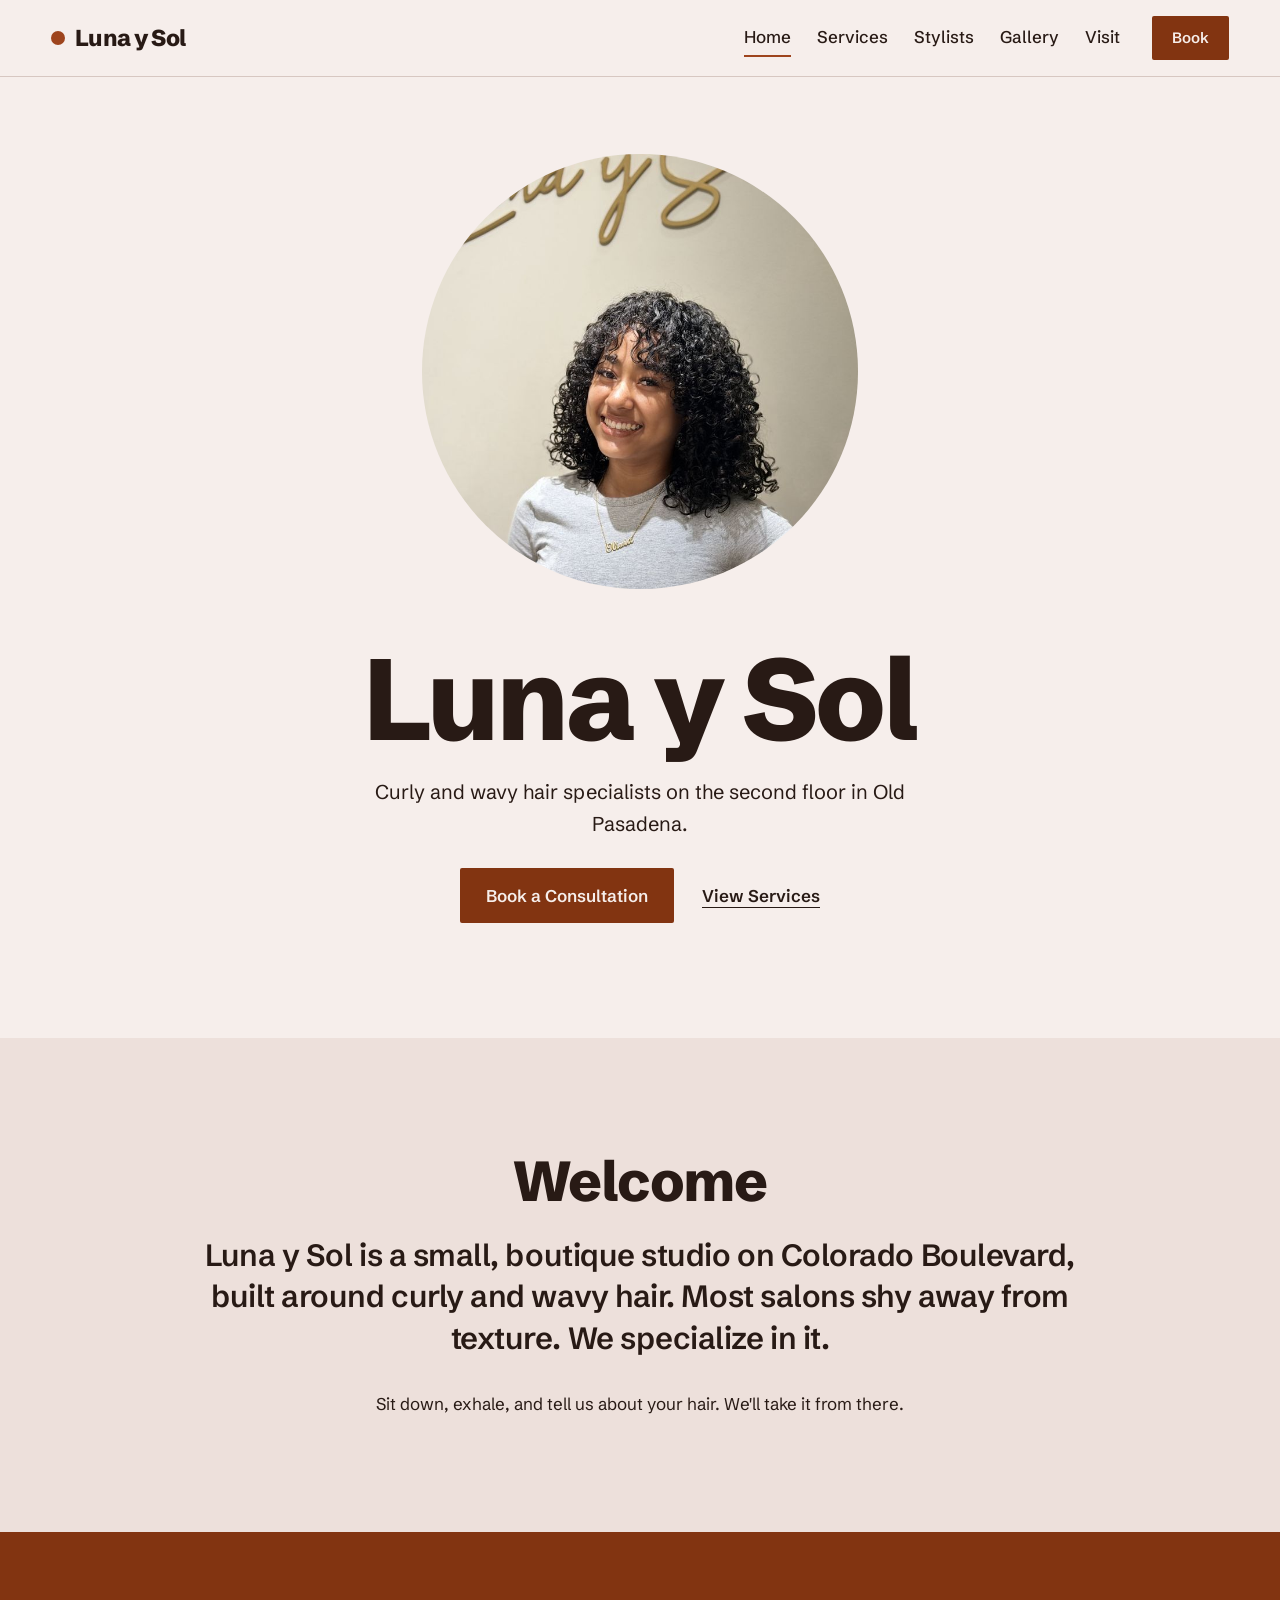
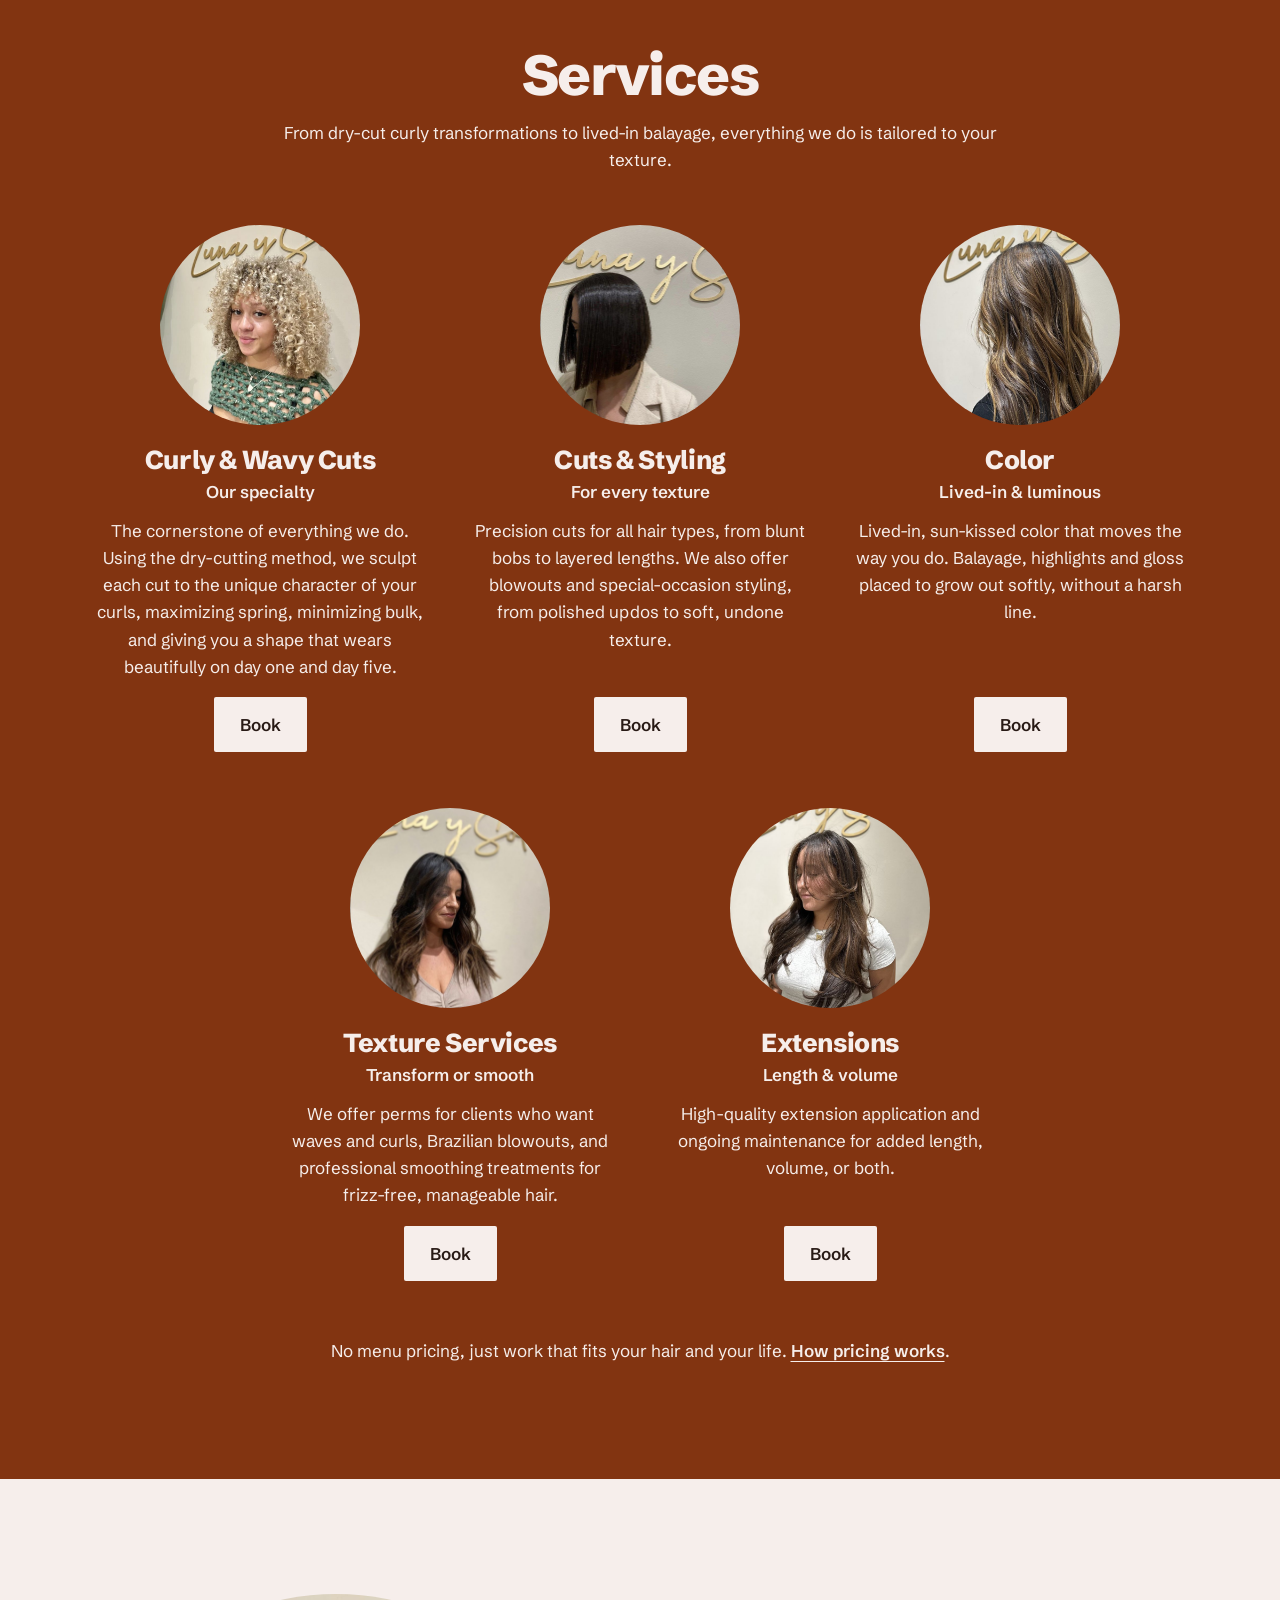
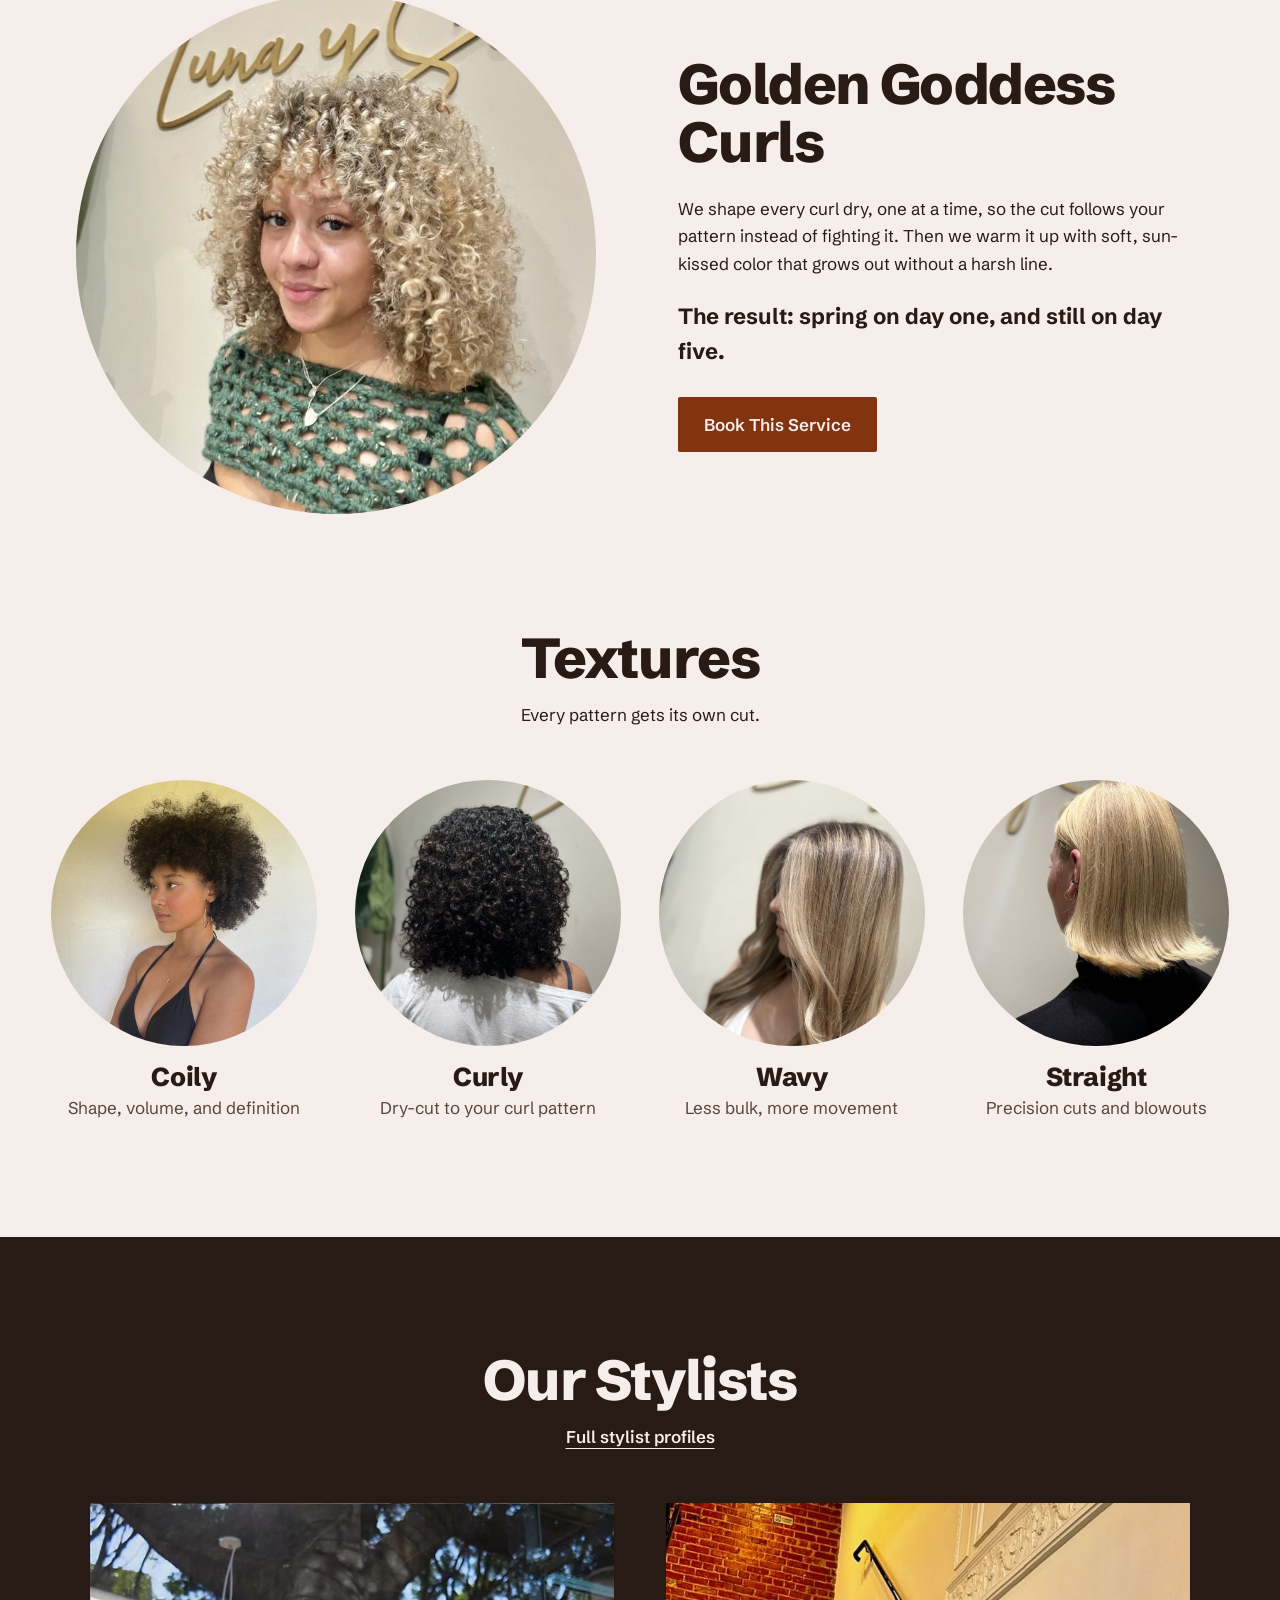
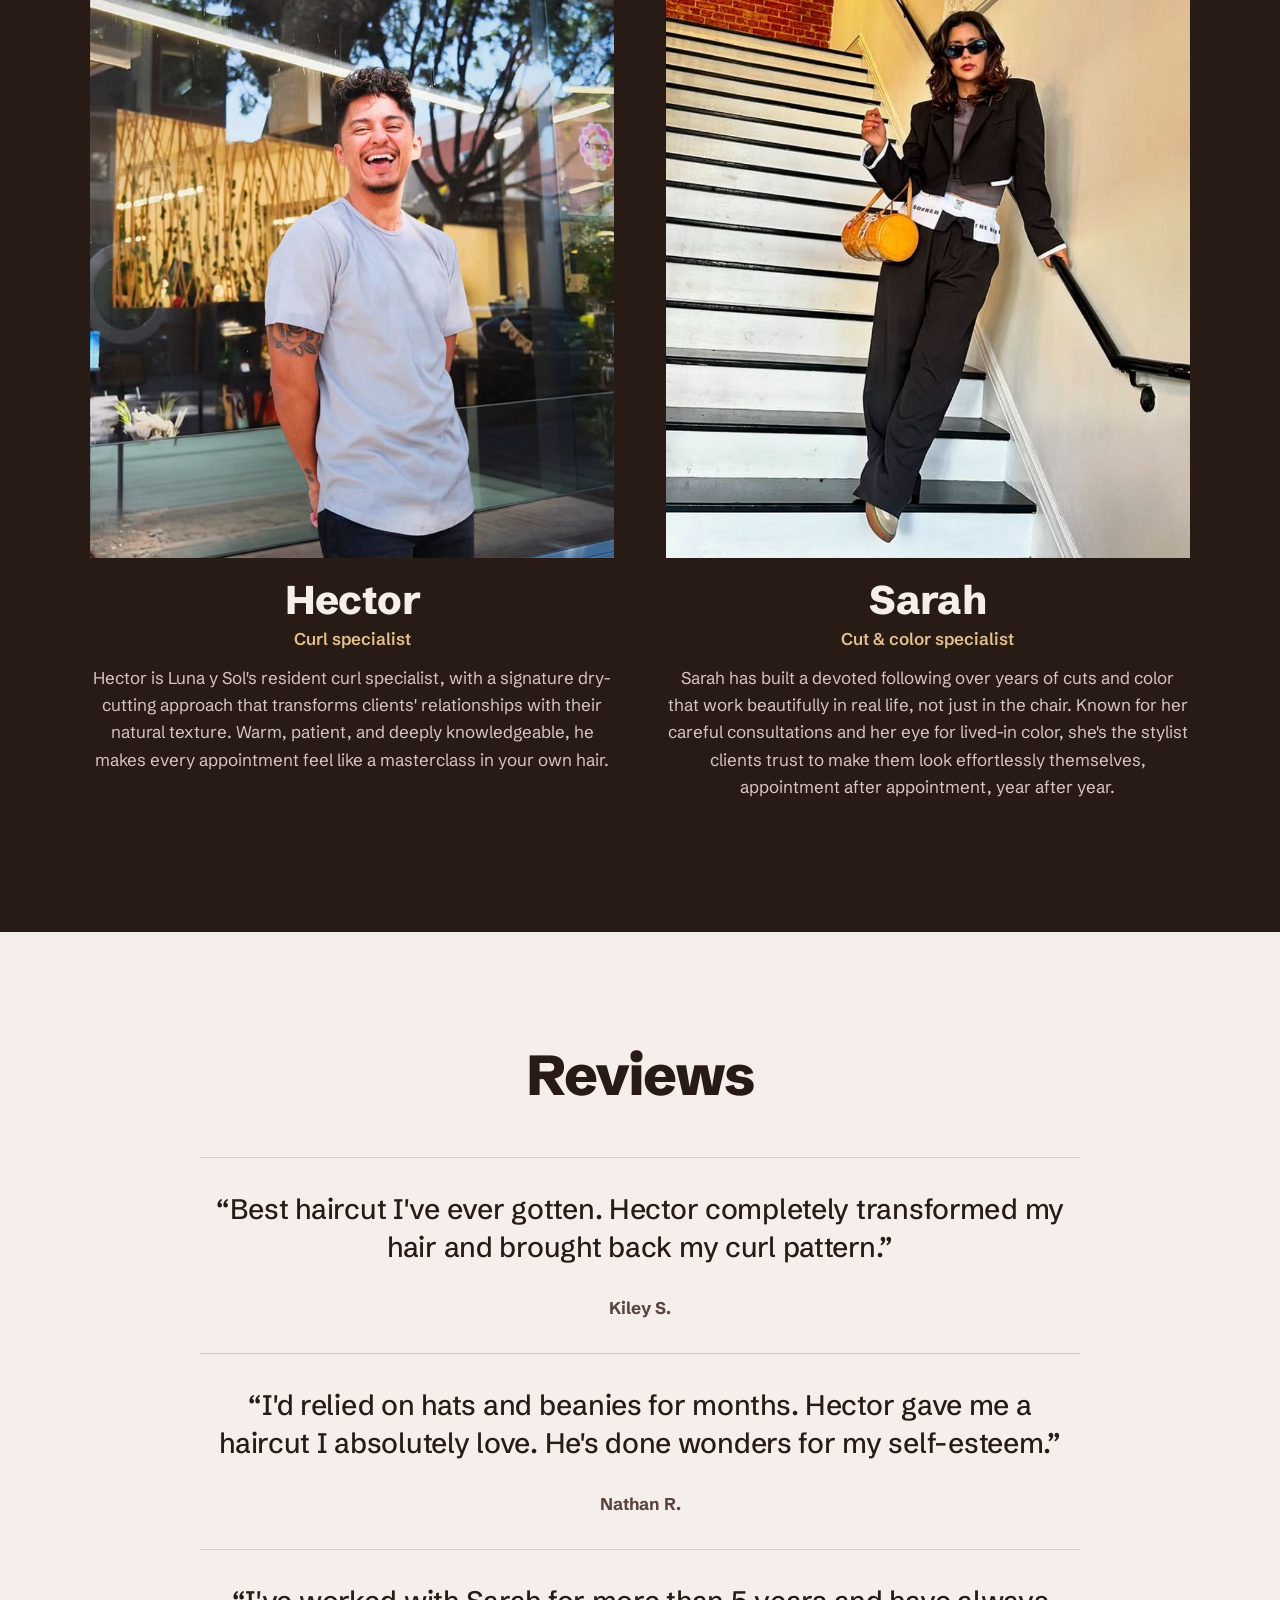
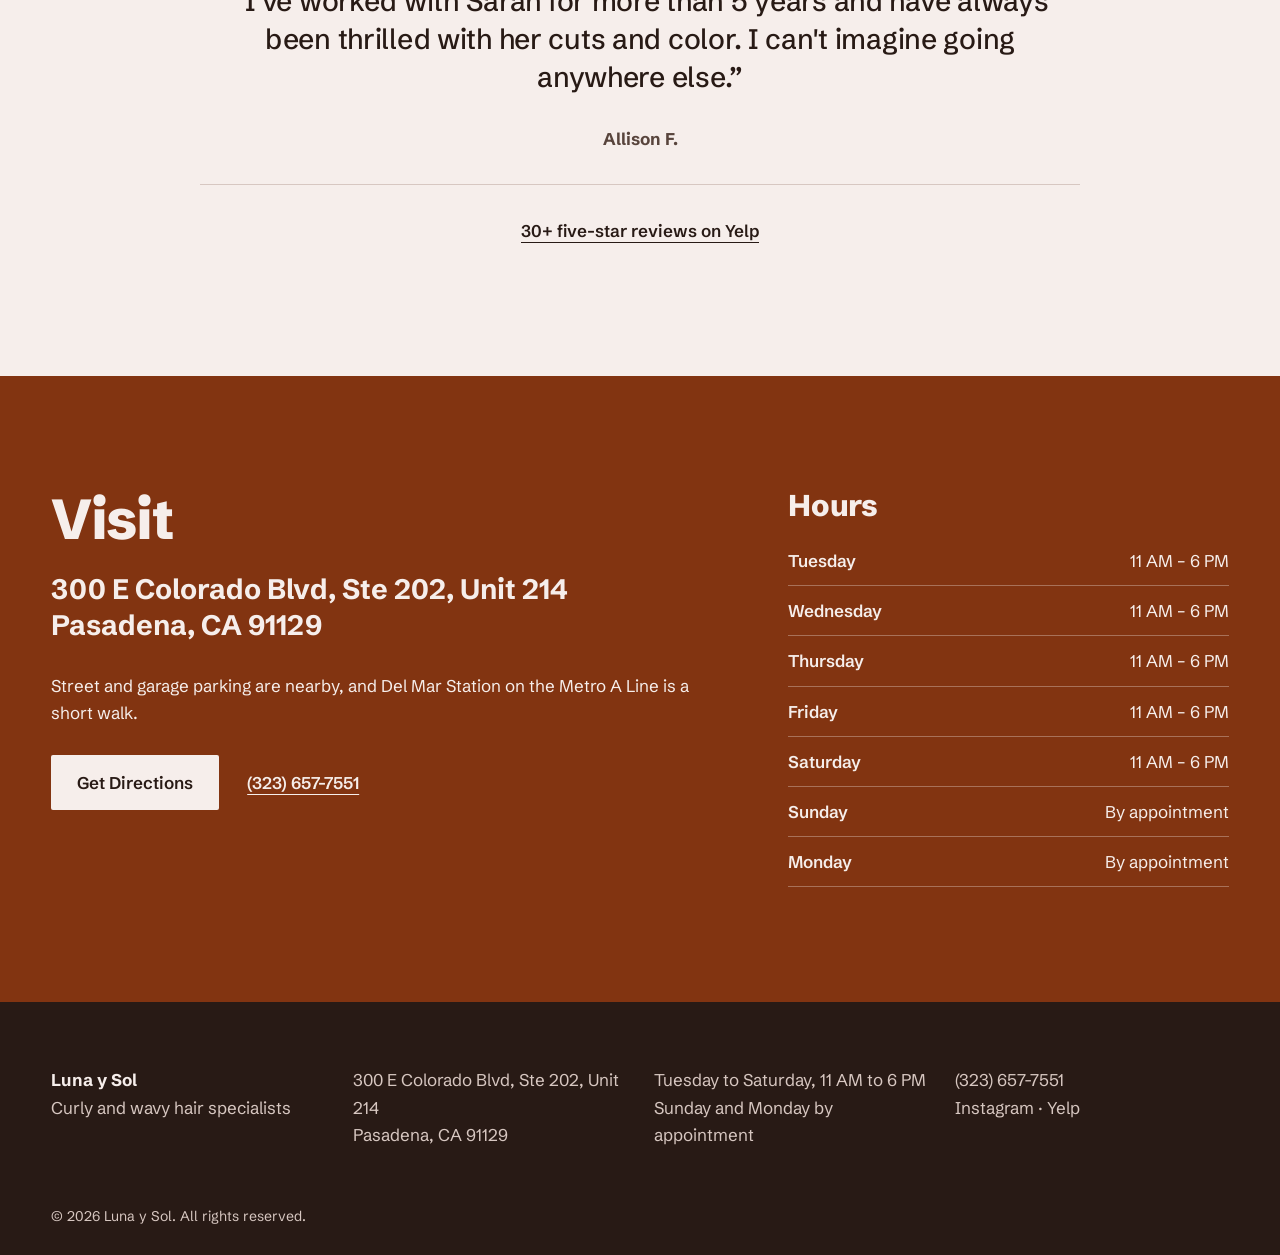
<file: index.html>
<!doctype html>
<html lang="en">
<head>
<meta charset="utf-8">
<meta name="viewport" content="width=device-width, initial-scale=1">
<title>Luna y Sol | Curly & Wavy Hair Specialists in Pasadena, CA</title>
<meta name="description" content="Boutique hair studio in Old Pasadena. Curly and wavy cuts, lived-in color, texture services and extensions.">
<link rel="preconnect" href="https://fonts.googleapis.com">
<link rel="preconnect" href="https://fonts.gstatic.com" crossorigin>
<link href="https://fonts.googleapis.com/css2?family=Schibsted+Grotesk:wght@400;500;600;700;800&display=swap" rel="stylesheet">
<link rel="stylesheet" href="styles.css">
</head>
<body>
<a class="skip" href="#main">Skip to content</a>
<header class="site-head">
  <a class="mark" href="index.html"><span class="dot" aria-hidden="true"></span>Luna y Sol</a>
  <nav class="nav" aria-label="Main"><a href="index.html" aria-current="page">Home</a>
<a href="services.html">Services</a>
<a href="stylists.html">Stylists</a>
<a href="gallery.html">Gallery</a>
<a href="visit.html">Visit</a></nav>
  <a class="btn btn-sm" href="visit.html#book">Book</a>
  <details class="menu">
    <summary>Menu</summary>
    <nav aria-label="Mobile"><a href="index.html" aria-current="page">Home</a>
<a href="services.html">Services</a>
<a href="stylists.html">Stylists</a>
<a href="gallery.html">Gallery</a>
<a href="visit.html">Visit</a><a href="visit.html#book">Book</a></nav>
  </details>
</header>
<main id="main">
<section class="hero">
  <div class="circle hero-sun" data-r><img src="images/photo9.jpg" alt="Smiling client with fresh shoulder-length curls under the gold sign" fetchpriority="high"></div>
  <div data-r>
    <h1>Luna y Sol</h1>
    <p class="hero-sub">Curly and wavy hair specialists on the second floor in Old Pasadena.</p>
    <div class="actions">
      <a class="btn" href="visit.html#book">Book a Consultation</a>
      <a class="text-link" href="services.html">View Services</a>
    </div>
  </div>
</section>

<section class="intro">
  <div data-r>
    <h2>Welcome</h2>
    <p class="intro-big">Luna y Sol is a small, boutique studio on Colorado Boulevard, built around curly and wavy hair. Most salons shy away from texture. We specialize in it.</p>
    <p>Sit down, exhale, and tell us about your hair. We'll take it from there.</p>
  </div>
</section>

<section class="services">
  <div class="center-head" data-r><h2>Services</h2><p>From dry-cut curly transformations to lived-in balayage, everything we do is tailored to your texture.</p></div>
  <div class="svc-grid">
    <article class="svc-card" id="curly" data-r>
      <div class="circle"><img src="images/photo16.jpg" alt="Curly & Wavy Cuts example" loading="lazy"></div>
      <h3>Curly & Wavy Cuts</h3>
      <p class="sub">Our specialty</p>
      <p>The cornerstone of everything we do. Using the dry-cutting method, we sculpt each cut to the unique character of your curls, maximizing spring, minimizing bulk, and giving you a shape that wears beautifully on day one and day five.</p>
      
      <a class="btn btn-light" href="visit.html#book">Book</a>
    </article><article class="svc-card" id="cuts" data-r>
      <div class="circle"><img src="images/photo15.jpg" alt="Cuts & Styling example" loading="lazy"></div>
      <h3>Cuts & Styling</h3>
      <p class="sub">For every texture</p>
      <p>Precision cuts for all hair types, from blunt bobs to layered lengths. We also offer blowouts and special-occasion styling, from polished updos to soft, undone texture.</p>
      
      <a class="btn btn-light" href="visit.html#book">Book</a>
    </article><article class="svc-card" id="color" data-r>
      <div class="circle"><img src="images/photo18.jpg" alt="Color example" loading="lazy"></div>
      <h3>Color</h3>
      <p class="sub">Lived-in & luminous</p>
      <p>Lived-in, sun-kissed color that moves the way you do. Balayage, highlights and gloss placed to grow out softly, without a harsh line.</p>
      
      <a class="btn btn-light" href="visit.html#book">Book</a>
    </article><article class="svc-card" id="texture" data-r>
      <div class="circle"><img src="images/photo5.jpg" alt="Texture Services example" loading="lazy"></div>
      <h3>Texture Services</h3>
      <p class="sub">Transform or smooth</p>
      <p>We offer perms for clients who want waves and curls, Brazilian blowouts, and professional smoothing treatments for frizz-free, manageable hair.</p>
      
      <a class="btn btn-light" href="visit.html#book">Book</a>
    </article><article class="svc-card" id="extensions" data-r>
      <div class="circle"><img src="images/photo6.jpg" alt="Extensions example" loading="lazy"></div>
      <h3>Extensions</h3>
      <p class="sub">Length & volume</p>
      <p>High-quality extension application and ongoing maintenance for added length, volume, or both.</p>
      
      <a class="btn btn-light" href="visit.html#book">Book</a>
    </article>
  </div>
  <p class="center note" data-r>No menu pricing, just work that fits your hair and your life. <a href="services.html">How pricing works</a>.</p>
</section>

<section class="signature">
  <div class="circle sig-sun" data-r><img src="images/photo16.jpg" alt="Golden spiral curls under the studio sign" loading="lazy"></div>
  <div class="sig-copy" data-r>
    <h2>Golden Goddess Curls</h2>
    <p>We shape every curl dry, one at a time, so the cut follows your pattern instead of fighting it. Then we warm it up with soft, sun-kissed color that grows out without a harsh line.</p>
    <p class="result">The result: spring on day one, and still on day five.</p>
    <a class="btn" href="visit.html#book">Book This Service</a>
  </div>
</section>

<section class="textures">
  <div class="center-head" data-r><h2>Textures</h2><p>Every pattern gets its own cut.</p></div>
  <div class="tx-row">
    <figure data-r>
      <div class="circle"><img src="images/photo4.jpg" alt="Coily hair at Luna y Sol" loading="lazy"></div>
      <figcaption><h3>Coily</h3><p>Shape, volume, and definition</p></figcaption>
    </figure>
<figure data-r>
      <div class="circle"><img src="images/photo19.jpg" alt="Curly hair at Luna y Sol" loading="lazy"></div>
      <figcaption><h3>Curly</h3><p>Dry-cut to your curl pattern</p></figcaption>
    </figure>
<figure data-r>
      <div class="circle"><img src="images/photo20.jpg" alt="Wavy hair at Luna y Sol" loading="lazy"></div>
      <figcaption><h3>Wavy</h3><p>Less bulk, more movement</p></figcaption>
    </figure>
<figure data-r>
      <div class="circle"><img src="images/photo10.jpg" alt="Straight hair at Luna y Sol" loading="lazy"></div>
      <figcaption><h3>Straight</h3><p>Precision cuts and blowouts</p></figcaption>
    </figure>
  </div>
</section>

<section class="stylists-home">
  <div class="center-head" data-r><h2>Our Stylists</h2><p><a class="text-link light" href="stylists.html">Full stylist profiles</a></p></div>
  <div class="st-pair">
    <article class="stylist" data-r>
      <img src="images/hector-photo.jpg" alt="Hector, curl specialist" loading="lazy">
      <h3>Hector</h3>
      <p class="sub">Curl specialist</p>
      <p>Hector is Luna y Sol's resident curl specialist, with a signature dry-cutting approach that transforms clients' relationships with their natural texture. Warm, patient, and deeply knowledgeable, he makes every appointment feel like a masterclass in your own hair.</p>
    </article><article class="stylist" data-r>
      <img src="images/sarah-photo.jpg" alt="Sarah, cut & color specialist" loading="lazy">
      <h3>Sarah</h3>
      <p class="sub">Cut & color specialist</p>
      <p>Sarah has built a devoted following over years of cuts and color that work beautifully in real life, not just in the chair. Known for her careful consultations and her eye for lived-in color, she's the stylist clients trust to make them look effortlessly themselves, appointment after appointment, year after year.</p>
    </article>
  </div>
</section>

<section class="reviews">
  <div class="center-head" data-r><h2>Reviews</h2></div>
  <div class="rev-stack"><blockquote data-r><p>&ldquo;Best haircut I've ever gotten. Hector completely transformed my hair and brought back my curl pattern.&rdquo;</p><cite>Kiley S.</cite></blockquote><blockquote data-r><p>&ldquo;I'd relied on hats and beanies for months. Hector gave me a haircut I absolutely love. He's done wonders for my self-esteem.&rdquo;</p><cite>Nathan R.</cite></blockquote><blockquote data-r><p>&ldquo;I've worked with Sarah for more than 5 years and have always been thrilled with her cuts and color. I can't imagine going anywhere else.&rdquo;</p><cite>Allison F.</cite></blockquote></div>
  <p class="center" data-r><a class="text-link" href="https://www.yelp.com/biz/luna-y-sol-pasadena">30+ five-star reviews on Yelp</a></p>
</section>

<section class="visit-home">
  <div class="vh-grid">
    <div data-r>
      <h2>Visit</h2>
      <p class="big">300 E Colorado Blvd, Ste 202, Unit 214<br>Pasadena, CA 91129</p>
      <p>Street and garage parking are nearby, and Del Mar Station on the Metro A Line is a short walk.</p>
      <div class="actions left"><a class="btn btn-light" href="https://www.google.com/maps/dir/?api=1&destination=300+E+Colorado+Blvd+Pasadena+CA">Get Directions</a><a class="text-link light" href="tel:+13236577551">(323) 657-7551</a></div>
    </div>
    <div data-r>
      <h3>Hours</h3>
      <table class="hours"><tr><th scope="row">Tuesday</th><td>11 AM – 6 PM</td></tr>
<tr><th scope="row">Wednesday</th><td>11 AM – 6 PM</td></tr>
<tr><th scope="row">Thursday</th><td>11 AM – 6 PM</td></tr>
<tr><th scope="row">Friday</th><td>11 AM – 6 PM</td></tr>
<tr><th scope="row">Saturday</th><td>11 AM – 6 PM</td></tr>
<tr><th scope="row">Sunday</th><td>By appointment</td></tr>
<tr><th scope="row">Monday</th><td>By appointment</td></tr></table>
    </div>
  </div>
</section>
</main>
<footer class="site-foot">
  <div class="foot-grid">
    <p><b>Luna y Sol</b><br>Curly and wavy hair specialists</p>
    <p>300 E Colorado Blvd, Ste 202, Unit 214<br>Pasadena, CA 91129</p>
    <p>Tuesday to Saturday, 11 AM to 6 PM<br>Sunday and Monday by appointment</p>
    <p><a href="tel:+13236577551">(323) 657-7551</a><br><a href="https://www.instagram.com/lunaysol_curllab/">Instagram</a> · <a href="https://www.yelp.com/biz/luna-y-sol-pasadena">Yelp</a></p>
  </div>
  <p class="copy">&copy; 2026 Luna y Sol. All rights reserved.</p>
</footer>
<script>
(function(){
  var d=document.documentElement;
  if(!('IntersectionObserver' in window)||matchMedia('(prefers-reduced-motion: reduce)').matches||/static/.test(location.search))return;
  d.classList.add('rv');
  var io=new IntersectionObserver(function(es){es.forEach(function(e){if(e.isIntersecting){e.target.classList.add('in');io.unobserve(e.target);}});},{rootMargin:'0px 0px -6% 0px',threshold:0.06});
  document.querySelectorAll('[data-r]').forEach(function(el){io.observe(el);});
})();
</script>
</body>
</html>
</file>
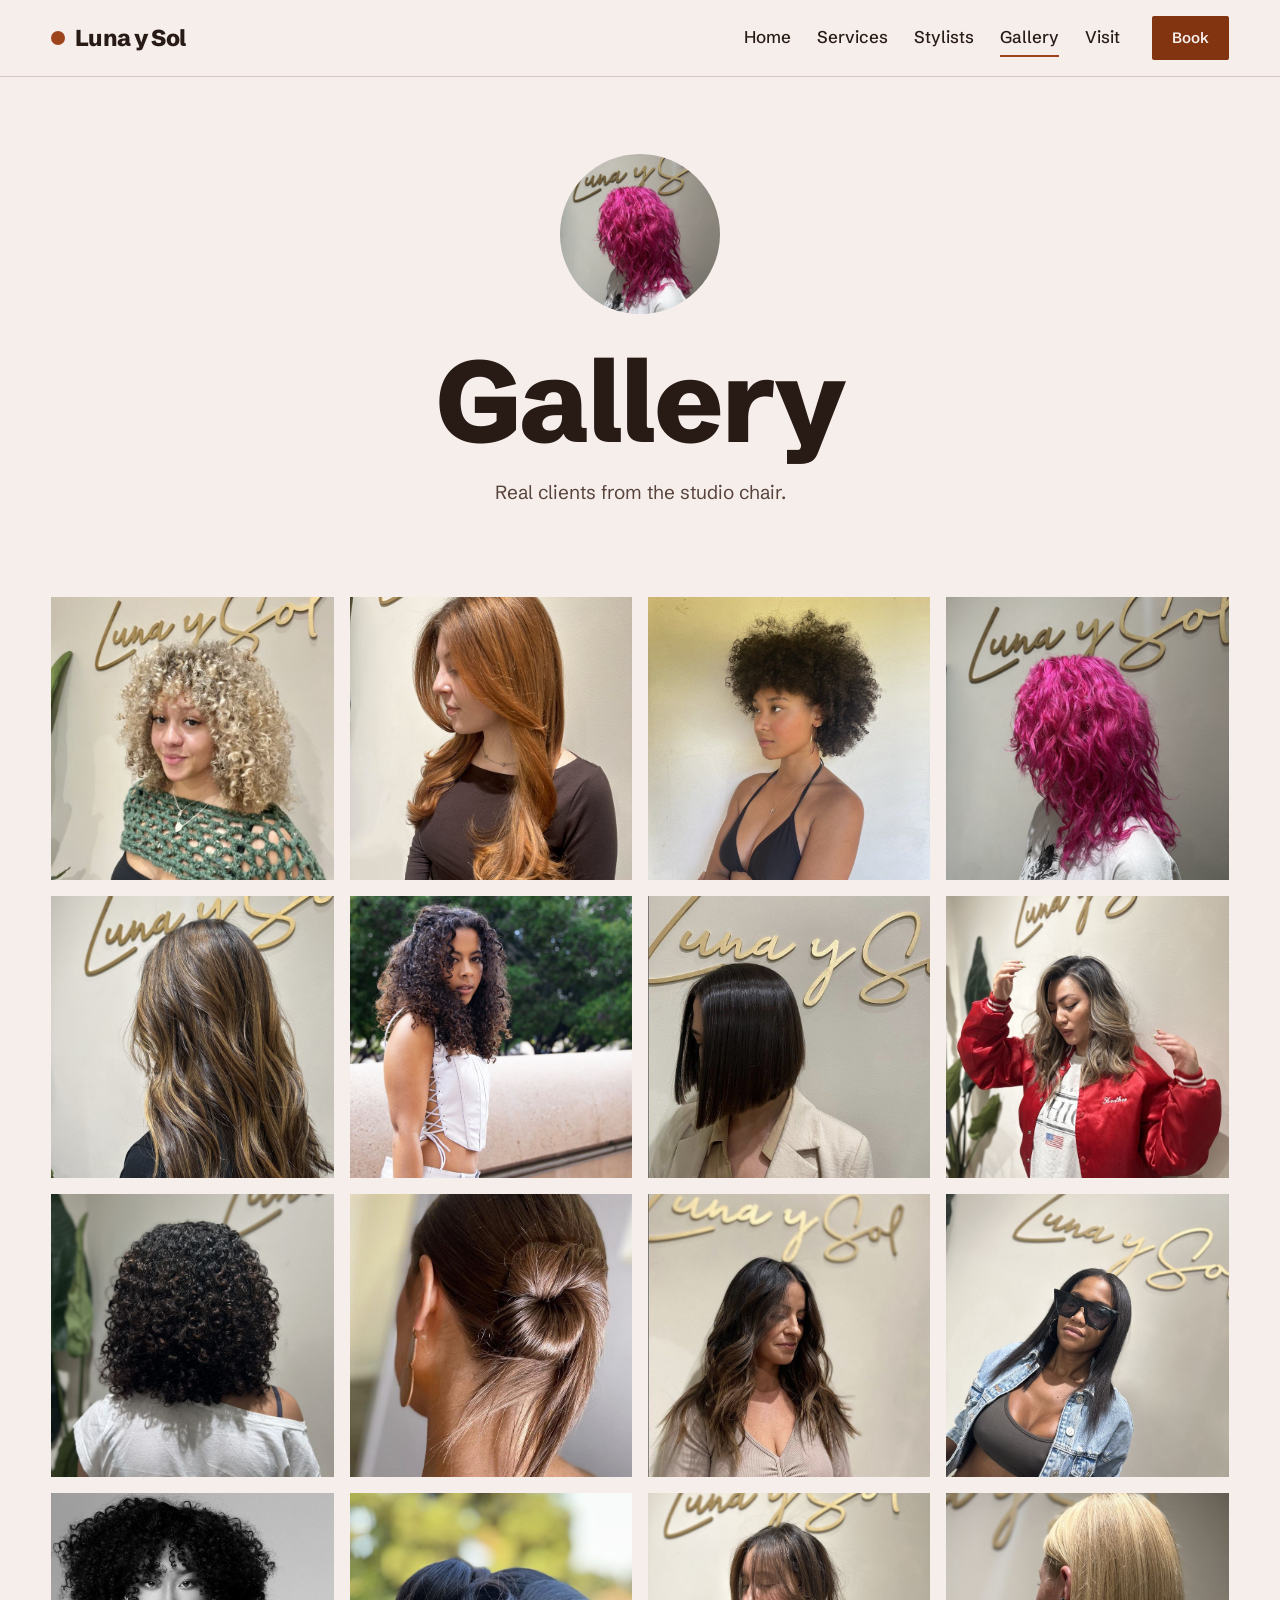
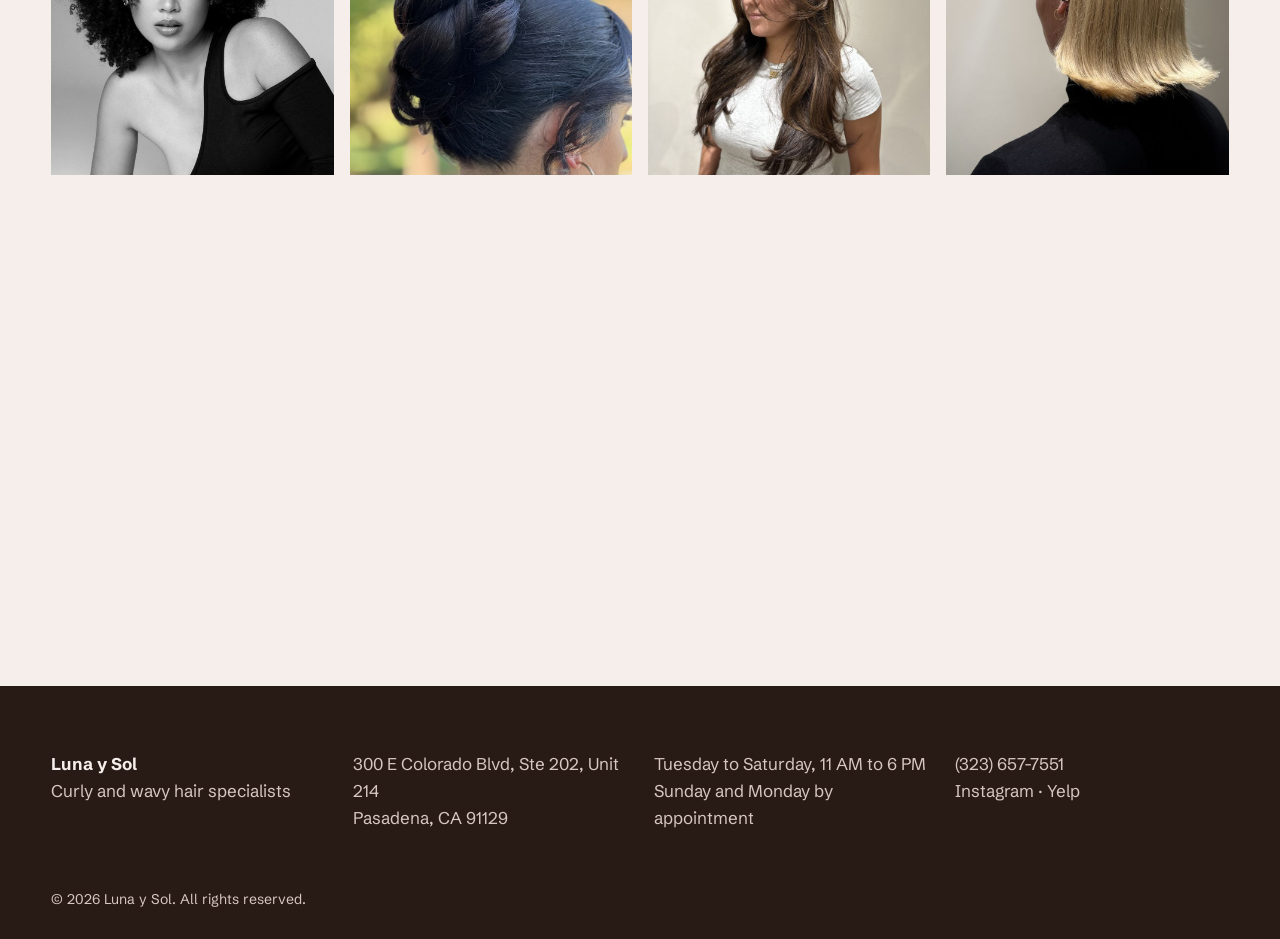
<file: gallery.html>
<!doctype html>
<html lang="en">
<head>
<meta charset="utf-8">
<meta name="viewport" content="width=device-width, initial-scale=1">
<title>Gallery | Luna y Sol</title>
<meta name="description" content="Boutique hair studio in Old Pasadena. Curly and wavy cuts, lived-in color, texture services and extensions.">
<link rel="preconnect" href="https://fonts.googleapis.com">
<link rel="preconnect" href="https://fonts.gstatic.com" crossorigin>
<link href="https://fonts.googleapis.com/css2?family=Schibsted+Grotesk:wght@400;500;600;700;800&display=swap" rel="stylesheet">
<link rel="stylesheet" href="styles.css">
</head>
<body>
<a class="skip" href="#main">Skip to content</a>
<header class="site-head">
  <a class="mark" href="index.html"><span class="dot" aria-hidden="true"></span>Luna y Sol</a>
  <nav class="nav" aria-label="Main"><a href="index.html">Home</a>
<a href="services.html">Services</a>
<a href="stylists.html">Stylists</a>
<a href="gallery.html" aria-current="page">Gallery</a>
<a href="visit.html">Visit</a></nav>
  <a class="btn btn-sm" href="visit.html#book">Book</a>
  <details class="menu">
    <summary>Menu</summary>
    <nav aria-label="Mobile"><a href="index.html">Home</a>
<a href="services.html">Services</a>
<a href="stylists.html">Stylists</a>
<a href="gallery.html" aria-current="page">Gallery</a>
<a href="visit.html">Visit</a><a href="visit.html#book">Book</a></nav>
  </details>
</header>
<main id="main">
<section class="page-head" data-r>
  <div class="circle sm"><img src="images/photo14.jpg" alt=""></div>
  <h1>Gallery</h1>
  <p>Real clients from the studio chair.</p>
</section>
<div class="gal">
<figure data-r><img src="images/photo16.jpg" alt="Blonde spiral curls under the gold Luna y Sol sign" loading="lazy"></figure>
<figure data-r><img src="images/photo12.jpg" alt="Long copper layers with soft face-framing" loading="lazy"></figure>
<figure data-r><img src="images/photo4.jpg" alt="Rounded coily shape, natural texture" loading="lazy"></figure>
<figure data-r><img src="images/photo14.jpg" alt="Vivid magenta waves" loading="lazy"></figure>
<figure data-r><img src="images/photo18.jpg" alt="Lived-in brunette balayage" loading="lazy"></figure>
<figure data-r><img src="images/photo2.jpg" alt="Defined curls photographed outdoors" loading="lazy"></figure>
<figure data-r><img src="images/photo15.jpg" alt="Glossy blunt bob" loading="lazy"></figure>
<figure data-r><img src="images/photo3.jpg" alt="Bronde waves with curtain fringe" loading="lazy"></figure>
<figure data-r><img src="images/photo19.jpg" alt="Dense curly cut from behind" loading="lazy"></figure>
<figure data-r><img src="images/photo11.jpg" alt="Low sculpted bun" loading="lazy"></figure>
<figure data-r><img src="images/photo5.jpg" alt="Dark chocolate waves" loading="lazy"></figure>
<figure data-r><img src="images/photo13.jpg" alt="Sleek long straight hair" loading="lazy"></figure>
<figure data-r><img src="images/photo1.jpg" alt="Black and white portrait of full curls" loading="lazy"></figure>
<figure data-r><img src="images/photo17.jpg" alt="Twisted updo with pins" loading="lazy"></figure>
<figure data-r><img src="images/photo6.jpg" alt="Long layers with curtain bangs" loading="lazy"></figure>
<figure data-r><img src="images/photo10.jpg" alt="Platinum blunt bob from behind" loading="lazy"></figure>
<figure data-r><img src="images/photo20.jpg" alt="Soft blonde ribbons of color" loading="lazy"></figure>
<figure data-r><img src="images/photo7.jpg" alt="Curly bob mirror selfie" loading="lazy"></figure>
<figure data-r><img src="images/photo9.jpg" alt="Smiling client with shoulder-length curls" loading="lazy"></figure>
<figure data-r><img src="images/photo8.jpg" alt="Hector and a client in the studio mirror" loading="lazy"></figure>
</div>
<p class="center gal-more" data-r>More every week at <a href="https://www.instagram.com/lunaysol_curllab/">@lunaysol_curllab</a>.</p>
</main>
<footer class="site-foot">
  <div class="foot-grid">
    <p><b>Luna y Sol</b><br>Curly and wavy hair specialists</p>
    <p>300 E Colorado Blvd, Ste 202, Unit 214<br>Pasadena, CA 91129</p>
    <p>Tuesday to Saturday, 11 AM to 6 PM<br>Sunday and Monday by appointment</p>
    <p><a href="tel:+13236577551">(323) 657-7551</a><br><a href="https://www.instagram.com/lunaysol_curllab/">Instagram</a> · <a href="https://www.yelp.com/biz/luna-y-sol-pasadena">Yelp</a></p>
  </div>
  <p class="copy">&copy; 2026 Luna y Sol. All rights reserved.</p>
</footer>
<script>
(function(){
  var d=document.documentElement;
  if(!('IntersectionObserver' in window)||matchMedia('(prefers-reduced-motion: reduce)').matches||/static/.test(location.search))return;
  d.classList.add('rv');
  var io=new IntersectionObserver(function(es){es.forEach(function(e){if(e.isIntersecting){e.target.classList.add('in');io.unobserve(e.target);}});},{rootMargin:'0px 0px -6% 0px',threshold:0.06});
  document.querySelectorAll('[data-r]').forEach(function(el){io.observe(el);});
})();
</script>
</body>
</html>
</file>
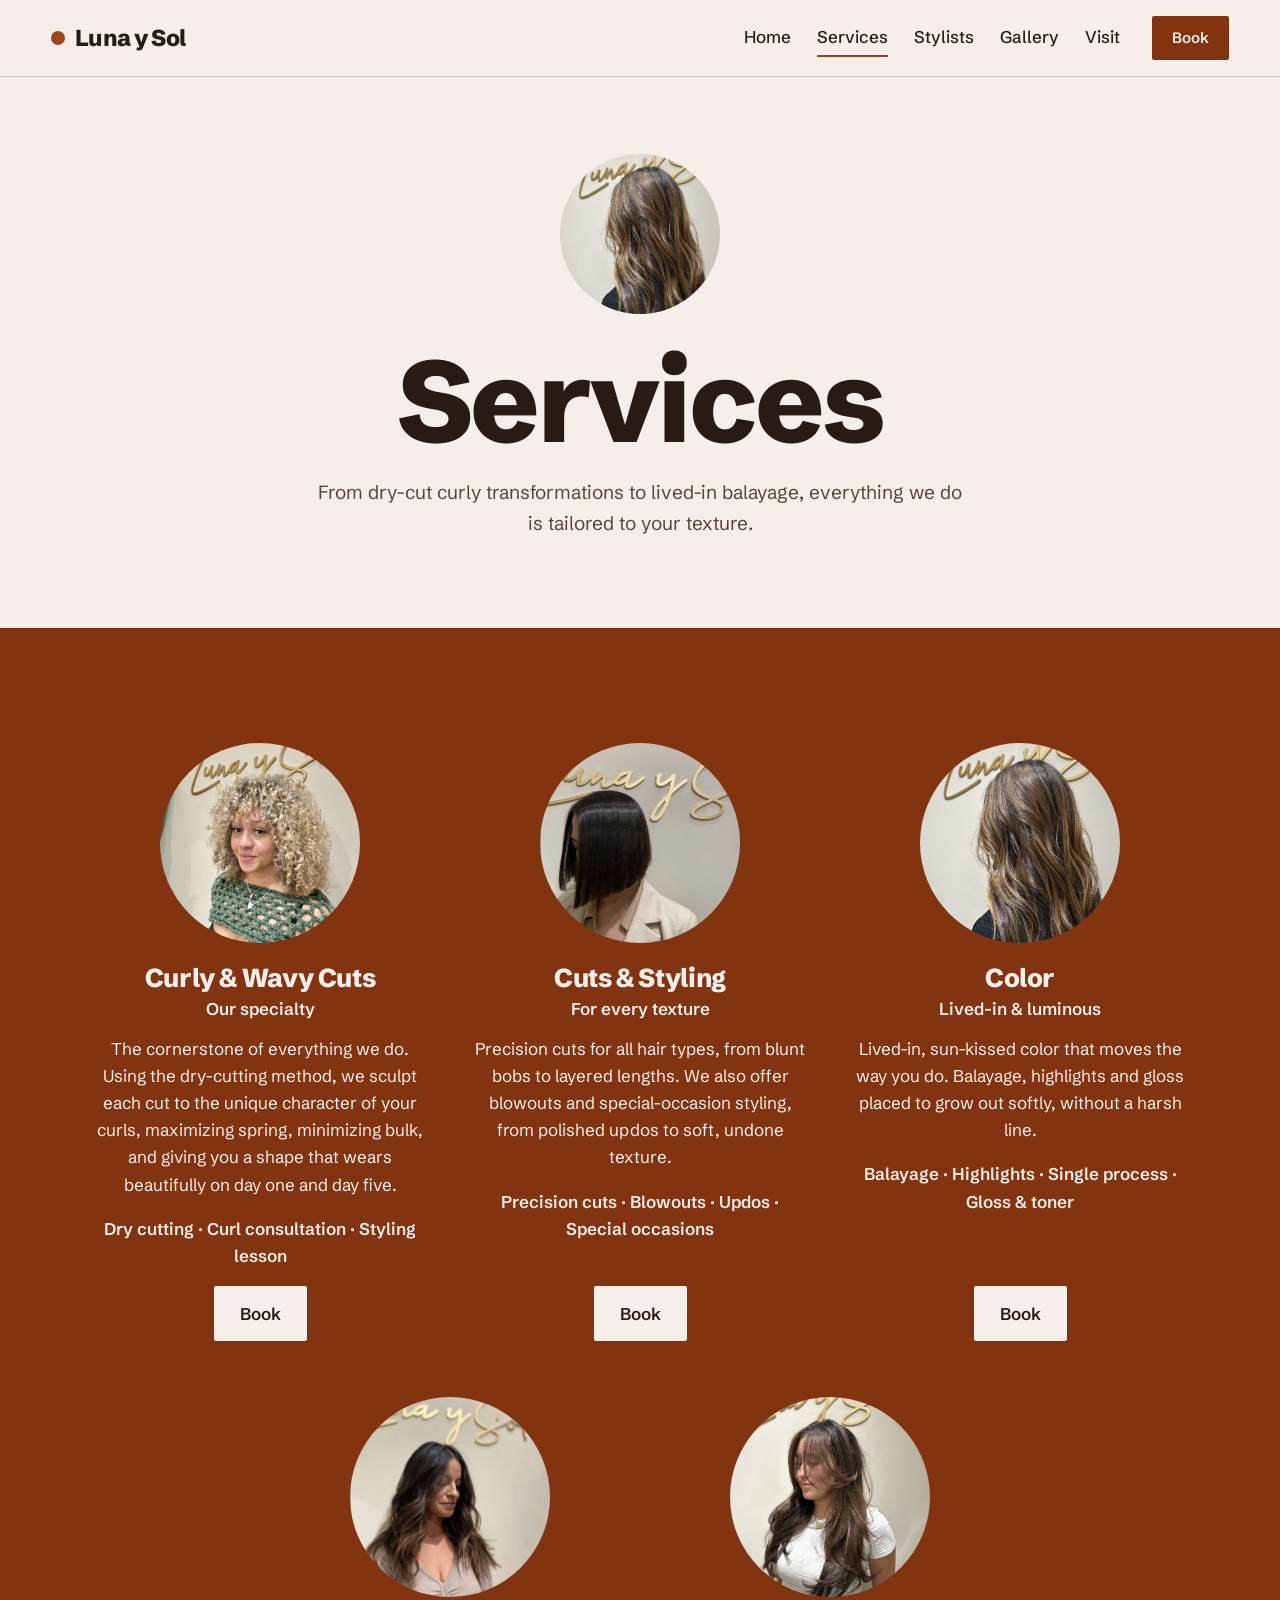
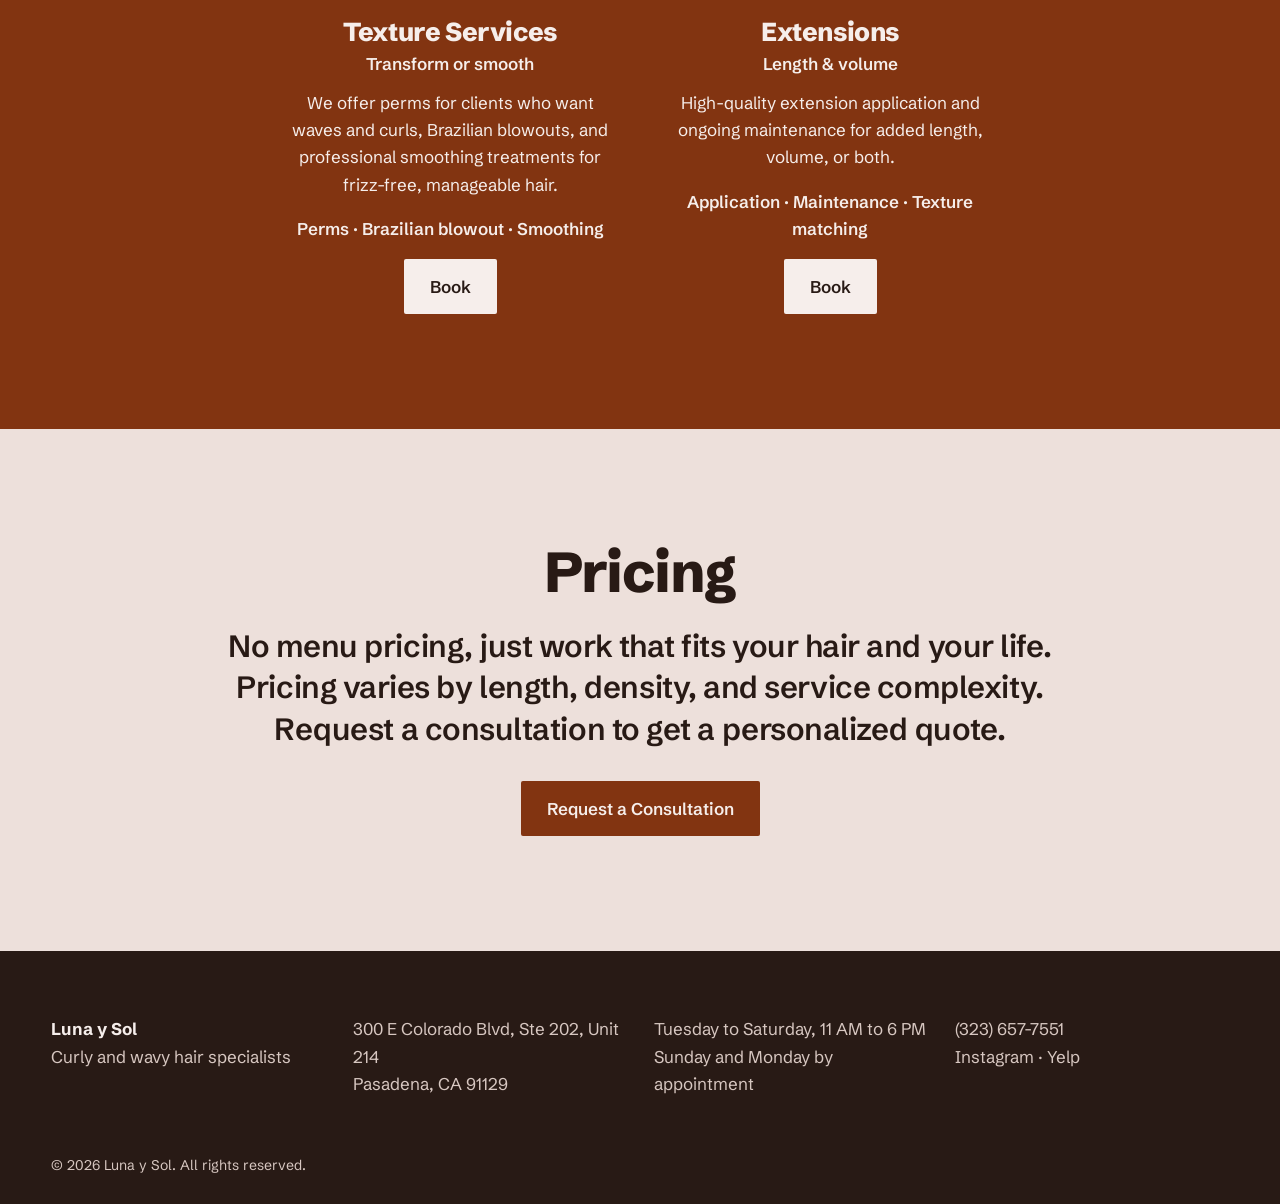
<file: services.html>
<!doctype html>
<html lang="en">
<head>
<meta charset="utf-8">
<meta name="viewport" content="width=device-width, initial-scale=1">
<title>Services | Luna y Sol</title>
<meta name="description" content="Boutique hair studio in Old Pasadena. Curly and wavy cuts, lived-in color, texture services and extensions.">
<link rel="preconnect" href="https://fonts.googleapis.com">
<link rel="preconnect" href="https://fonts.gstatic.com" crossorigin>
<link href="https://fonts.googleapis.com/css2?family=Schibsted+Grotesk:wght@400;500;600;700;800&display=swap" rel="stylesheet">
<link rel="stylesheet" href="styles.css">
</head>
<body>
<a class="skip" href="#main">Skip to content</a>
<header class="site-head">
  <a class="mark" href="index.html"><span class="dot" aria-hidden="true"></span>Luna y Sol</a>
  <nav class="nav" aria-label="Main"><a href="index.html">Home</a>
<a href="services.html" aria-current="page">Services</a>
<a href="stylists.html">Stylists</a>
<a href="gallery.html">Gallery</a>
<a href="visit.html">Visit</a></nav>
  <a class="btn btn-sm" href="visit.html#book">Book</a>
  <details class="menu">
    <summary>Menu</summary>
    <nav aria-label="Mobile"><a href="index.html">Home</a>
<a href="services.html" aria-current="page">Services</a>
<a href="stylists.html">Stylists</a>
<a href="gallery.html">Gallery</a>
<a href="visit.html">Visit</a><a href="visit.html#book">Book</a></nav>
  </details>
</header>
<main id="main">
<section class="page-head" data-r>
  <div class="circle sm"><img src="images/photo18.jpg" alt=""></div>
  <h1>Services</h1>
  <p>From dry-cut curly transformations to lived-in balayage, everything we do is tailored to your texture.</p>
</section>
<section class="services">
  <div class="svc-grid">
    <article class="svc-card" id="curly" data-r>
      <div class="circle"><img src="images/photo16.jpg" alt="Curly & Wavy Cuts example" loading="lazy"></div>
      <h3>Curly & Wavy Cuts</h3>
      <p class="sub">Our specialty</p>
      <p>The cornerstone of everything we do. Using the dry-cutting method, we sculpt each cut to the unique character of your curls, maximizing spring, minimizing bulk, and giving you a shape that wears beautifully on day one and day five.</p>
      <p class="items">Dry cutting · Curl consultation · Styling lesson</p>
      <a class="btn btn-light" href="visit.html#book">Book</a>
    </article><article class="svc-card" id="cuts" data-r>
      <div class="circle"><img src="images/photo15.jpg" alt="Cuts & Styling example" loading="lazy"></div>
      <h3>Cuts & Styling</h3>
      <p class="sub">For every texture</p>
      <p>Precision cuts for all hair types, from blunt bobs to layered lengths. We also offer blowouts and special-occasion styling, from polished updos to soft, undone texture.</p>
      <p class="items">Precision cuts · Blowouts · Updos · Special occasions</p>
      <a class="btn btn-light" href="visit.html#book">Book</a>
    </article><article class="svc-card" id="color" data-r>
      <div class="circle"><img src="images/photo18.jpg" alt="Color example" loading="lazy"></div>
      <h3>Color</h3>
      <p class="sub">Lived-in & luminous</p>
      <p>Lived-in, sun-kissed color that moves the way you do. Balayage, highlights and gloss placed to grow out softly, without a harsh line.</p>
      <p class="items">Balayage · Highlights · Single process · Gloss & toner</p>
      <a class="btn btn-light" href="visit.html#book">Book</a>
    </article><article class="svc-card" id="texture" data-r>
      <div class="circle"><img src="images/photo5.jpg" alt="Texture Services example" loading="lazy"></div>
      <h3>Texture Services</h3>
      <p class="sub">Transform or smooth</p>
      <p>We offer perms for clients who want waves and curls, Brazilian blowouts, and professional smoothing treatments for frizz-free, manageable hair.</p>
      <p class="items">Perms · Brazilian blowout · Smoothing</p>
      <a class="btn btn-light" href="visit.html#book">Book</a>
    </article><article class="svc-card" id="extensions" data-r>
      <div class="circle"><img src="images/photo6.jpg" alt="Extensions example" loading="lazy"></div>
      <h3>Extensions</h3>
      <p class="sub">Length & volume</p>
      <p>High-quality extension application and ongoing maintenance for added length, volume, or both.</p>
      <p class="items">Application · Maintenance · Texture matching</p>
      <a class="btn btn-light" href="visit.html#book">Book</a>
    </article>
  </div>
</section>
<section class="intro">
  <div data-r>
    <h2>Pricing</h2>
    <p class="intro-big">No menu pricing, just work that fits your hair and your life. Pricing varies by length, density, and service complexity. Request a consultation to get a personalized quote.</p>
    <a class="btn" href="visit.html#book">Request a Consultation</a>
  </div>
</section>
</main>
<footer class="site-foot">
  <div class="foot-grid">
    <p><b>Luna y Sol</b><br>Curly and wavy hair specialists</p>
    <p>300 E Colorado Blvd, Ste 202, Unit 214<br>Pasadena, CA 91129</p>
    <p>Tuesday to Saturday, 11 AM to 6 PM<br>Sunday and Monday by appointment</p>
    <p><a href="tel:+13236577551">(323) 657-7551</a><br><a href="https://www.instagram.com/lunaysol_curllab/">Instagram</a> · <a href="https://www.yelp.com/biz/luna-y-sol-pasadena">Yelp</a></p>
  </div>
  <p class="copy">&copy; 2026 Luna y Sol. All rights reserved.</p>
</footer>
<script>
(function(){
  var d=document.documentElement;
  if(!('IntersectionObserver' in window)||matchMedia('(prefers-reduced-motion: reduce)').matches||/static/.test(location.search))return;
  d.classList.add('rv');
  var io=new IntersectionObserver(function(es){es.forEach(function(e){if(e.isIntersecting){e.target.classList.add('in');io.unobserve(e.target);}});},{rootMargin:'0px 0px -6% 0px',threshold:0.06});
  document.querySelectorAll('[data-r]').forEach(function(el){io.observe(el);});
})();
</script>
</body>
</html>
</file>
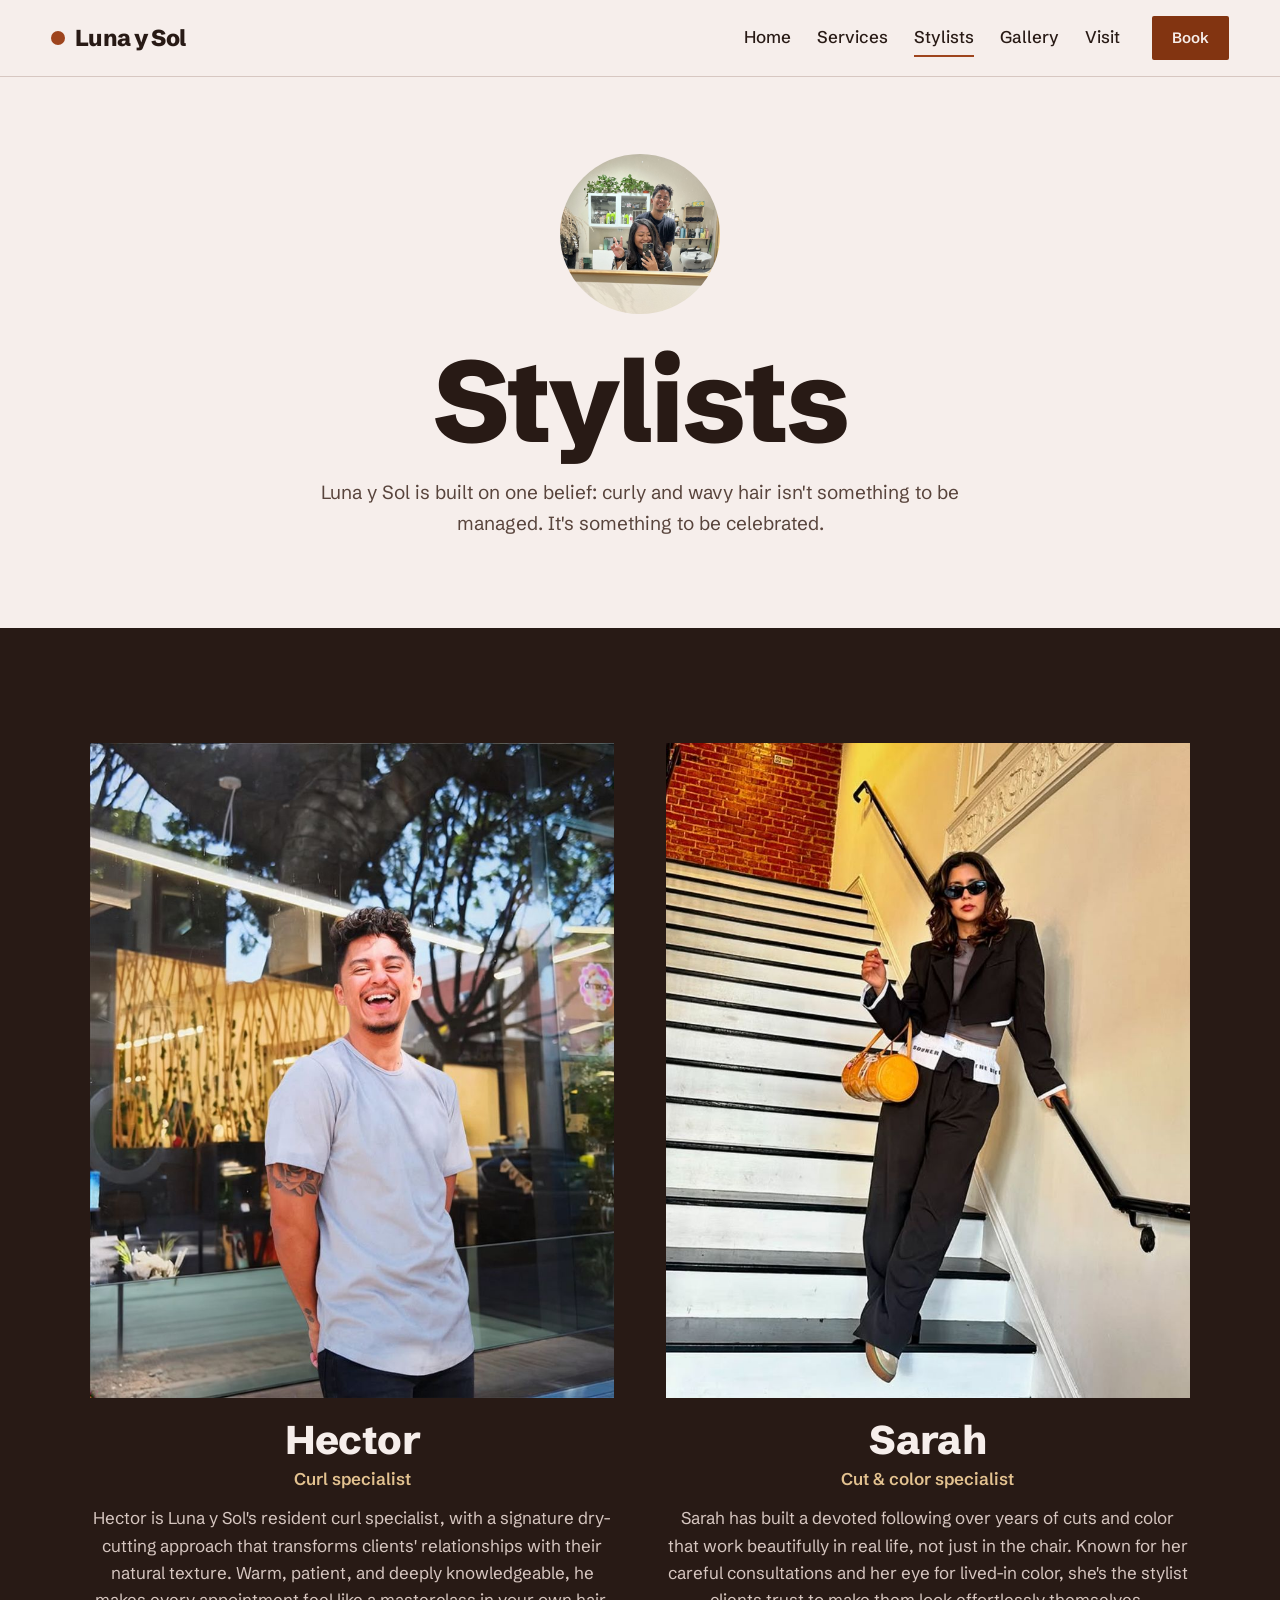
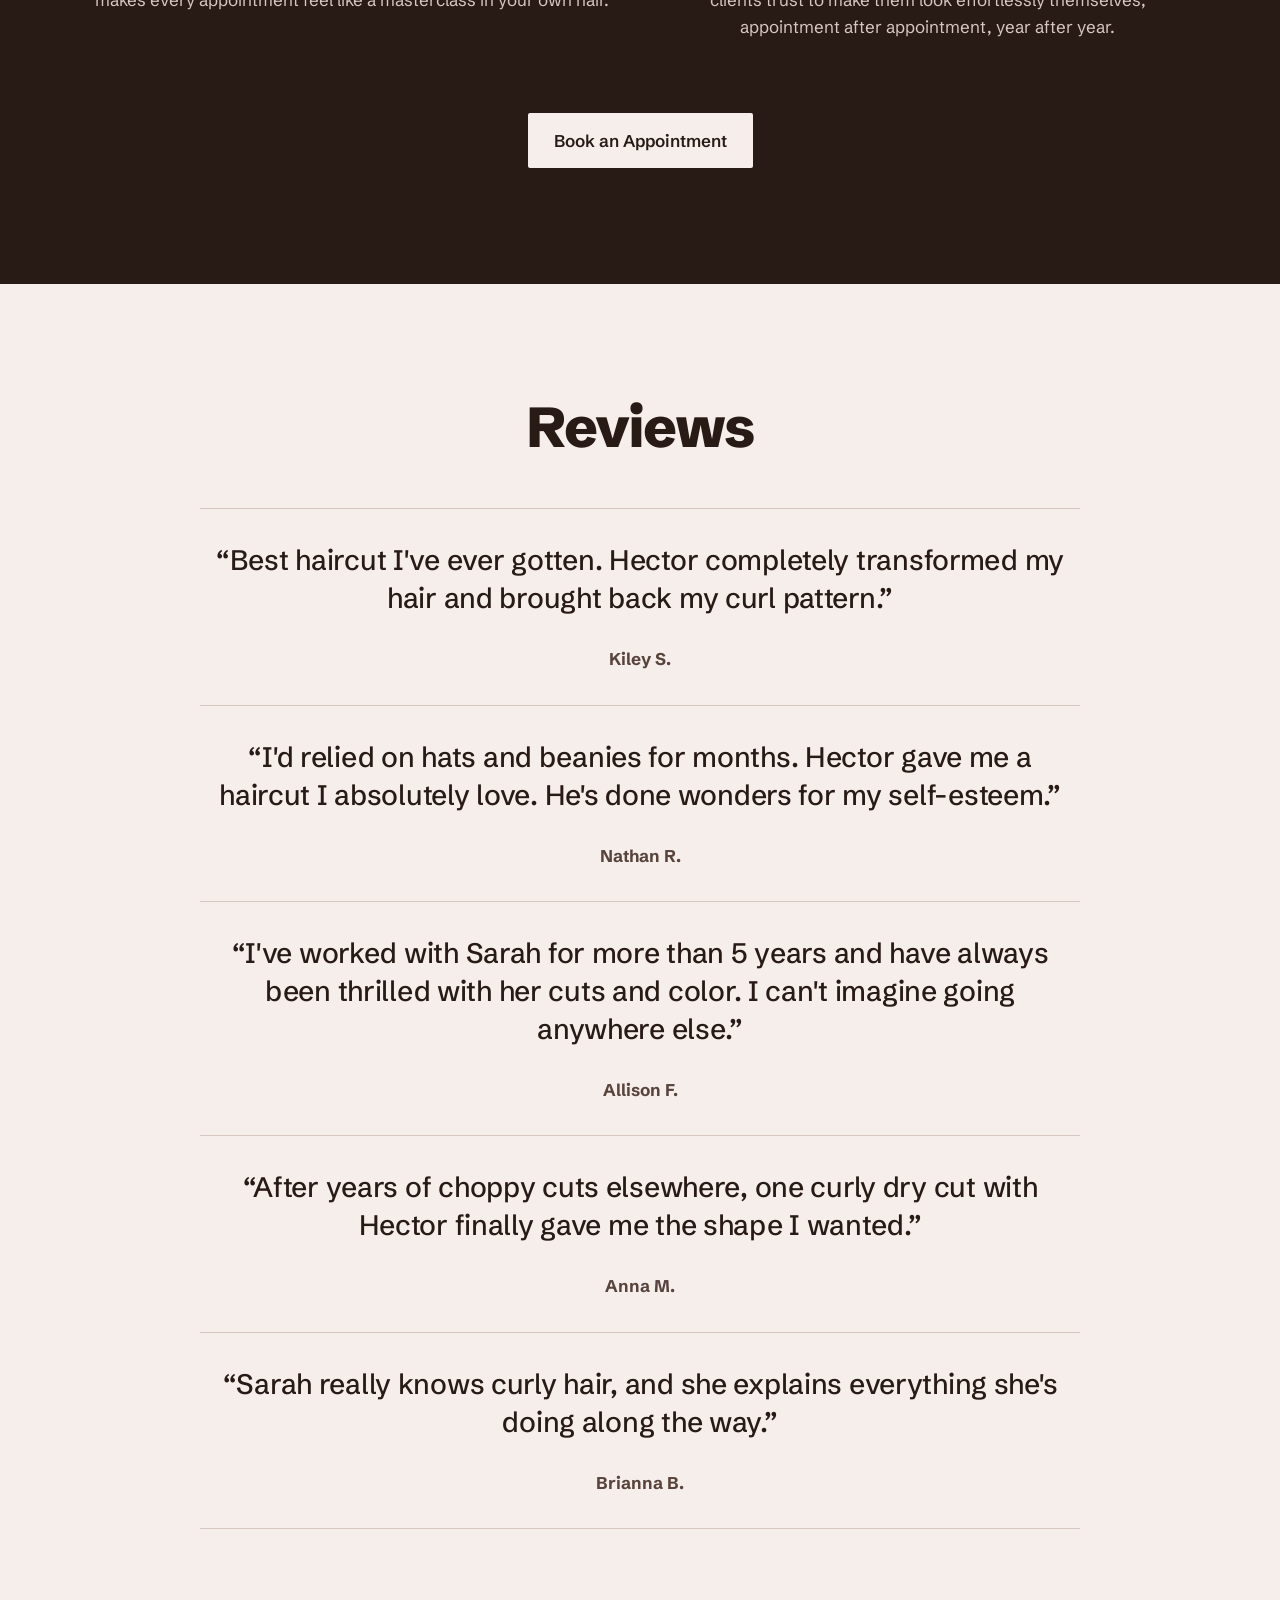
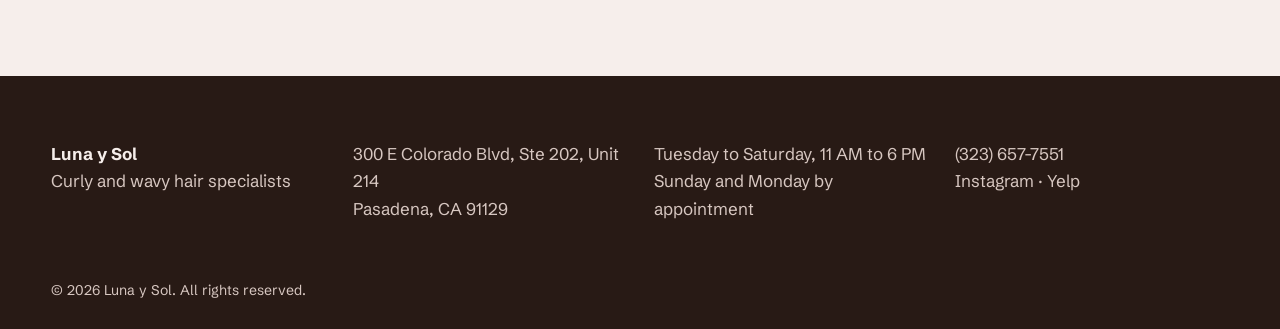
<file: stylists.html>
<!doctype html>
<html lang="en">
<head>
<meta charset="utf-8">
<meta name="viewport" content="width=device-width, initial-scale=1">
<title>Stylists | Luna y Sol</title>
<meta name="description" content="Boutique hair studio in Old Pasadena. Curly and wavy cuts, lived-in color, texture services and extensions.">
<link rel="preconnect" href="https://fonts.googleapis.com">
<link rel="preconnect" href="https://fonts.gstatic.com" crossorigin>
<link href="https://fonts.googleapis.com/css2?family=Schibsted+Grotesk:wght@400;500;600;700;800&display=swap" rel="stylesheet">
<link rel="stylesheet" href="styles.css">
</head>
<body>
<a class="skip" href="#main">Skip to content</a>
<header class="site-head">
  <a class="mark" href="index.html"><span class="dot" aria-hidden="true"></span>Luna y Sol</a>
  <nav class="nav" aria-label="Main"><a href="index.html">Home</a>
<a href="services.html">Services</a>
<a href="stylists.html" aria-current="page">Stylists</a>
<a href="gallery.html">Gallery</a>
<a href="visit.html">Visit</a></nav>
  <a class="btn btn-sm" href="visit.html#book">Book</a>
  <details class="menu">
    <summary>Menu</summary>
    <nav aria-label="Mobile"><a href="index.html">Home</a>
<a href="services.html">Services</a>
<a href="stylists.html" aria-current="page">Stylists</a>
<a href="gallery.html">Gallery</a>
<a href="visit.html">Visit</a><a href="visit.html#book">Book</a></nav>
  </details>
</header>
<main id="main">
<section class="page-head" data-r>
  <div class="circle sm"><img src="images/photo8.jpg" alt=""></div>
  <h1>Stylists</h1>
  <p>Luna y Sol is built on one belief: curly and wavy hair isn't something to be managed. It's something to be celebrated.</p>
</section>
<section class="stylists-home">
  <div class="st-pair"><article class="stylist" data-r>
      <img src="images/hector-photo.jpg" alt="Hector, curl specialist" loading="lazy">
      <h3>Hector</h3>
      <p class="sub">Curl specialist</p>
      <p>Hector is Luna y Sol's resident curl specialist, with a signature dry-cutting approach that transforms clients' relationships with their natural texture. Warm, patient, and deeply knowledgeable, he makes every appointment feel like a masterclass in your own hair.</p>
    </article><article class="stylist" data-r>
      <img src="images/sarah-photo.jpg" alt="Sarah, cut & color specialist" loading="lazy">
      <h3>Sarah</h3>
      <p class="sub">Cut & color specialist</p>
      <p>Sarah has built a devoted following over years of cuts and color that work beautifully in real life, not just in the chair. Known for her careful consultations and her eye for lived-in color, she's the stylist clients trust to make them look effortlessly themselves, appointment after appointment, year after year.</p>
    </article></div>
  <p class="center st-book" data-r><a class="btn btn-light" href="visit.html#book">Book an Appointment</a></p>
</section>
<section class="reviews">
  <div class="center-head" data-r><h2>Reviews</h2></div>
  <div class="rev-stack"><blockquote data-r><p>&ldquo;Best haircut I've ever gotten. Hector completely transformed my hair and brought back my curl pattern.&rdquo;</p><cite>Kiley S.</cite></blockquote><blockquote data-r><p>&ldquo;I'd relied on hats and beanies for months. Hector gave me a haircut I absolutely love. He's done wonders for my self-esteem.&rdquo;</p><cite>Nathan R.</cite></blockquote><blockquote data-r><p>&ldquo;I've worked with Sarah for more than 5 years and have always been thrilled with her cuts and color. I can't imagine going anywhere else.&rdquo;</p><cite>Allison F.</cite></blockquote><blockquote data-r><p>&ldquo;After years of choppy cuts elsewhere, one curly dry cut with Hector finally gave me the shape I wanted.&rdquo;</p><cite>Anna M.</cite></blockquote><blockquote data-r><p>&ldquo;Sarah really knows curly hair, and she explains everything she's doing along the way.&rdquo;</p><cite>Brianna B.</cite></blockquote></div>
</section>
</main>
<footer class="site-foot">
  <div class="foot-grid">
    <p><b>Luna y Sol</b><br>Curly and wavy hair specialists</p>
    <p>300 E Colorado Blvd, Ste 202, Unit 214<br>Pasadena, CA 91129</p>
    <p>Tuesday to Saturday, 11 AM to 6 PM<br>Sunday and Monday by appointment</p>
    <p><a href="tel:+13236577551">(323) 657-7551</a><br><a href="https://www.instagram.com/lunaysol_curllab/">Instagram</a> · <a href="https://www.yelp.com/biz/luna-y-sol-pasadena">Yelp</a></p>
  </div>
  <p class="copy">&copy; 2026 Luna y Sol. All rights reserved.</p>
</footer>
<script>
(function(){
  var d=document.documentElement;
  if(!('IntersectionObserver' in window)||matchMedia('(prefers-reduced-motion: reduce)').matches||/static/.test(location.search))return;
  d.classList.add('rv');
  var io=new IntersectionObserver(function(es){es.forEach(function(e){if(e.isIntersecting){e.target.classList.add('in');io.unobserve(e.target);}});},{rootMargin:'0px 0px -6% 0px',threshold:0.06});
  document.querySelectorAll('[data-r]').forEach(function(el){io.observe(el);});
})();
</script>
</body>
</html>
</file>
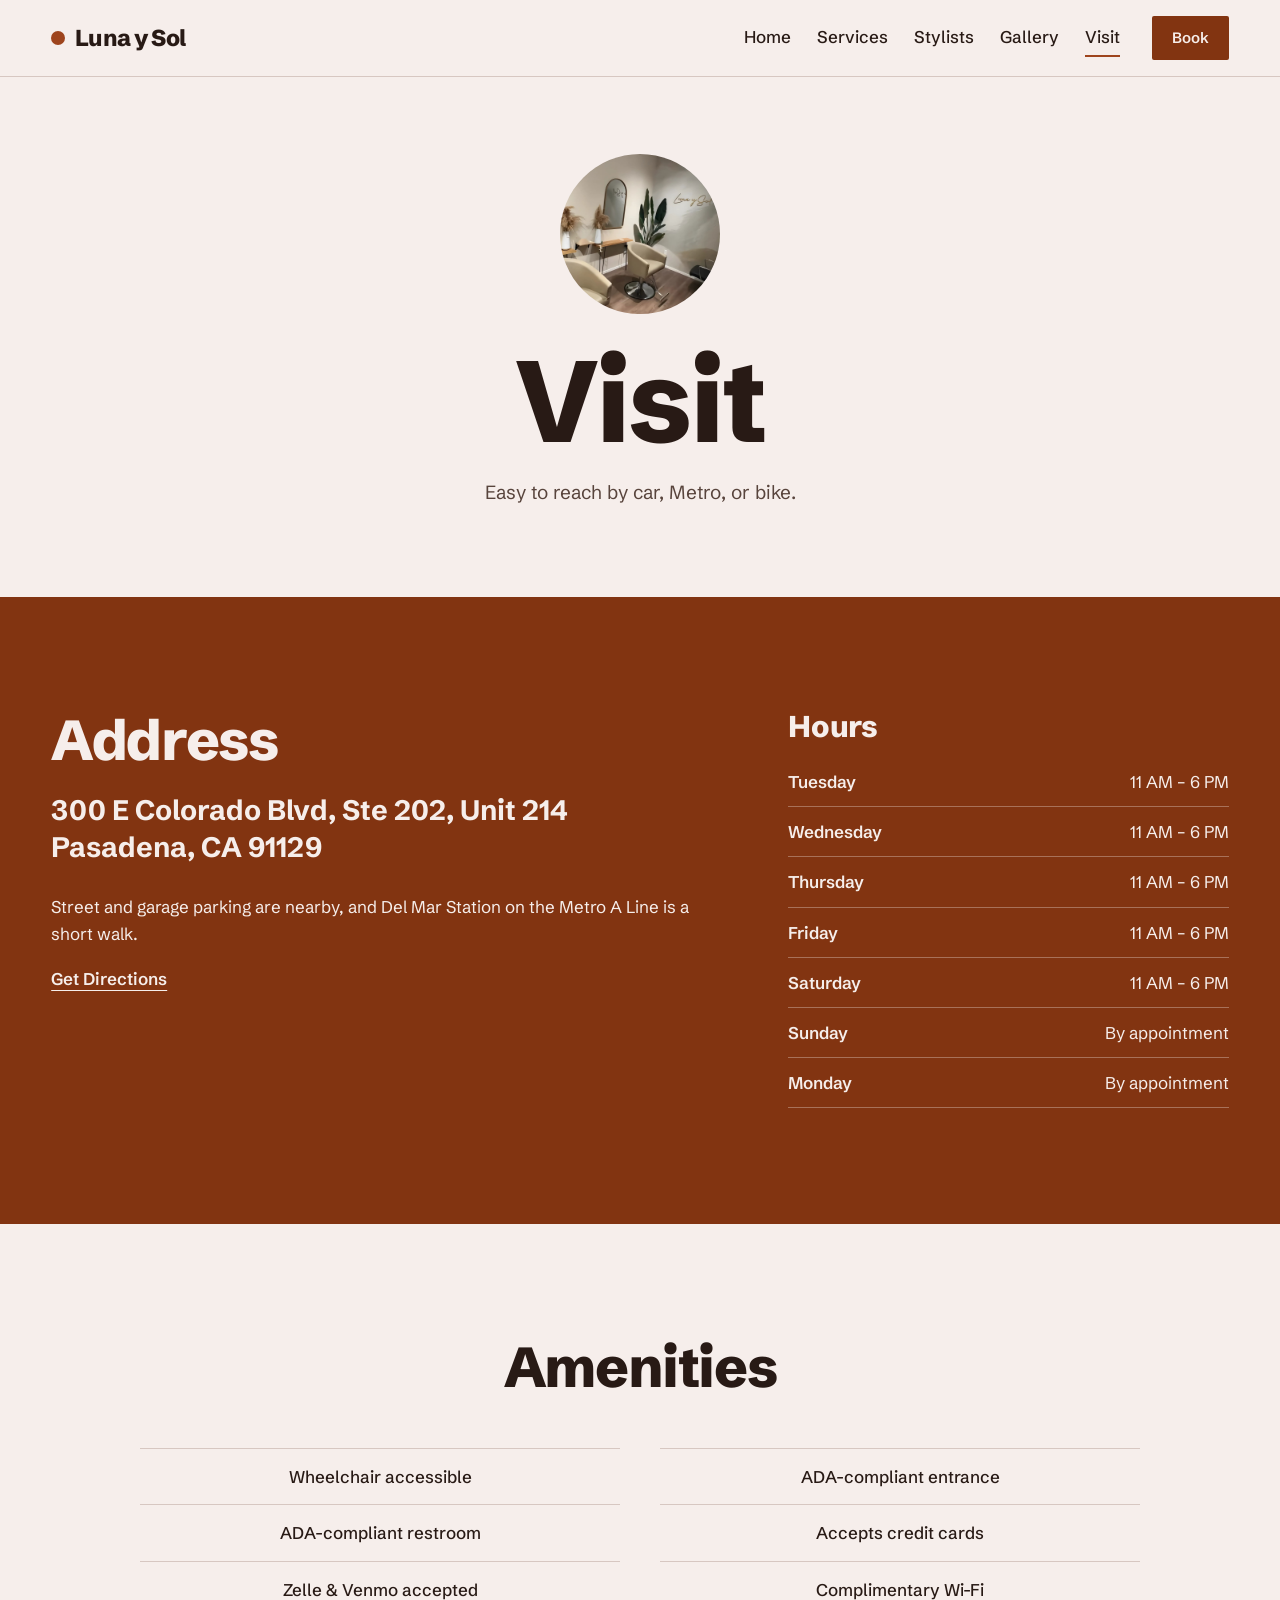
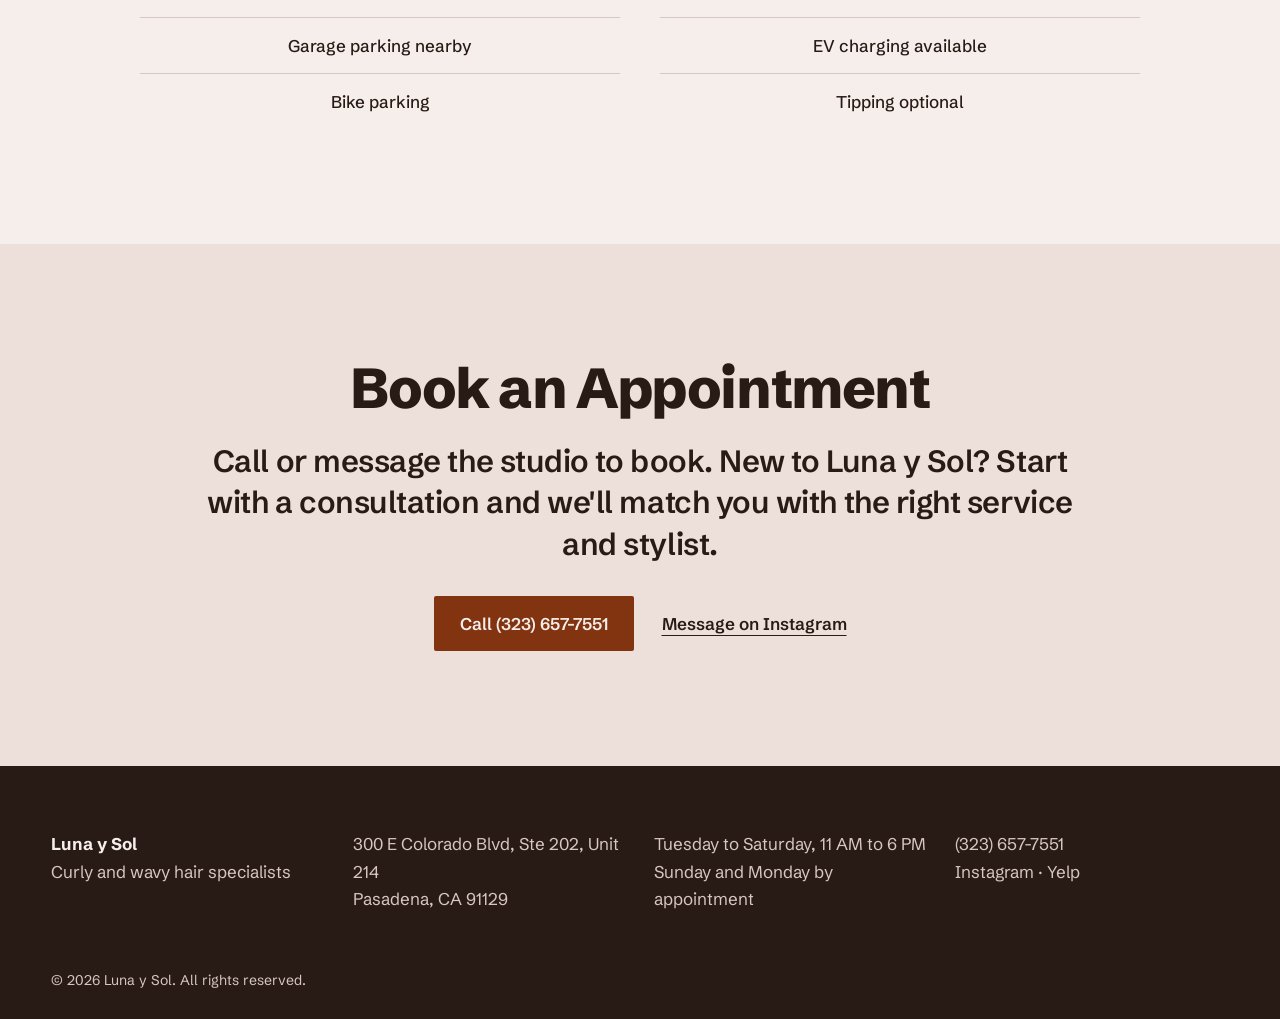
<file: visit.html>
<!doctype html>
<html lang="en">
<head>
<meta charset="utf-8">
<meta name="viewport" content="width=device-width, initial-scale=1">
<title>Visit | Luna y Sol</title>
<meta name="description" content="Boutique hair studio in Old Pasadena. Curly and wavy cuts, lived-in color, texture services and extensions.">
<link rel="preconnect" href="https://fonts.googleapis.com">
<link rel="preconnect" href="https://fonts.gstatic.com" crossorigin>
<link href="https://fonts.googleapis.com/css2?family=Schibsted+Grotesk:wght@400;500;600;700;800&display=swap" rel="stylesheet">
<link rel="stylesheet" href="styles.css">
</head>
<body>
<a class="skip" href="#main">Skip to content</a>
<header class="site-head">
  <a class="mark" href="index.html"><span class="dot" aria-hidden="true"></span>Luna y Sol</a>
  <nav class="nav" aria-label="Main"><a href="index.html">Home</a>
<a href="services.html">Services</a>
<a href="stylists.html">Stylists</a>
<a href="gallery.html">Gallery</a>
<a href="visit.html" aria-current="page">Visit</a></nav>
  <a class="btn btn-sm" href="visit.html#book">Book</a>
  <details class="menu">
    <summary>Menu</summary>
    <nav aria-label="Mobile"><a href="index.html">Home</a>
<a href="services.html">Services</a>
<a href="stylists.html">Stylists</a>
<a href="gallery.html">Gallery</a>
<a href="visit.html" aria-current="page">Visit</a><a href="visit.html#book">Book</a></nav>
  </details>
</header>
<main id="main">
<section class="page-head" data-r>
  <div class="circle sm"><img src="images/salon-interior.jpg" alt=""></div>
  <h1>Visit</h1>
  <p>Easy to reach by car, Metro, or bike.</p>
</section>
<section class="visit-home">
  <div class="vh-grid">
    <div data-r>
      <h2>Address</h2>
      <p class="big">300 E Colorado Blvd, Ste 202, Unit 214<br>Pasadena, CA 91129</p>
      <p>Street and garage parking are nearby, and Del Mar Station on the Metro A Line is a short walk.</p>
      <a class="text-link light" href="https://www.google.com/maps/dir/?api=1&destination=300+E+Colorado+Blvd+Pasadena+CA">Get Directions</a>
    </div>
    <div data-r>
      <h3>Hours</h3>
      <table class="hours"><tr><th scope="row">Tuesday</th><td>11 AM – 6 PM</td></tr>
<tr><th scope="row">Wednesday</th><td>11 AM – 6 PM</td></tr>
<tr><th scope="row">Thursday</th><td>11 AM – 6 PM</td></tr>
<tr><th scope="row">Friday</th><td>11 AM – 6 PM</td></tr>
<tr><th scope="row">Saturday</th><td>11 AM – 6 PM</td></tr>
<tr><th scope="row">Sunday</th><td>By appointment</td></tr>
<tr><th scope="row">Monday</th><td>By appointment</td></tr></table>
    </div>
  </div>
</section>
<section class="amen-sec">
  <div class="center-head" data-r><h2>Amenities</h2></div>
  <ul class="amen" data-r><li>Wheelchair accessible</li><li>ADA-compliant entrance</li><li>ADA-compliant restroom</li><li>Accepts credit cards</li><li>Zelle & Venmo accepted</li><li>Complimentary Wi-Fi</li><li>Garage parking nearby</li><li>EV charging available</li><li>Bike parking</li><li>Tipping optional</li></ul>
</section>
<section class="intro" id="book">
  <div data-r>
    <h2>Book an Appointment</h2>
    <p class="intro-big">Call or message the studio to book. New to Luna y Sol? Start with a consultation and we'll match you with the right service and stylist.</p>
    <div class="actions">
      <a class="btn" href="tel:+13236577551">Call (323) 657-7551</a>
      <a class="text-link" href="https://www.instagram.com/lunaysol_curllab/">Message on Instagram</a>
    </div>
  </div>
</section>
</main>
<footer class="site-foot">
  <div class="foot-grid">
    <p><b>Luna y Sol</b><br>Curly and wavy hair specialists</p>
    <p>300 E Colorado Blvd, Ste 202, Unit 214<br>Pasadena, CA 91129</p>
    <p>Tuesday to Saturday, 11 AM to 6 PM<br>Sunday and Monday by appointment</p>
    <p><a href="tel:+13236577551">(323) 657-7551</a><br><a href="https://www.instagram.com/lunaysol_curllab/">Instagram</a> · <a href="https://www.yelp.com/biz/luna-y-sol-pasadena">Yelp</a></p>
  </div>
  <p class="copy">&copy; 2026 Luna y Sol. All rights reserved.</p>
</footer>
<script>
(function(){
  var d=document.documentElement;
  if(!('IntersectionObserver' in window)||matchMedia('(prefers-reduced-motion: reduce)').matches||/static/.test(location.search))return;
  d.classList.add('rv');
  var io=new IntersectionObserver(function(es){es.forEach(function(e){if(e.isIntersecting){e.target.classList.add('in');io.unobserve(e.target);}});},{rootMargin:'0px 0px -6% 0px',threshold:0.06});
  document.querySelectorAll('[data-r]').forEach(function(el){io.observe(el);});
})();
</script>
</body>
</html>
</file>
<file: styles.css>
:root{
  --paper:#F6EEEB;
  --paper-2:#EDE0DB;
  --line:#D7C7C1;
  --muted:#58443C;
  --ink:#281A15;
  --primary:#9E441D;
  --primary-2:#823411;
  --on-primary-soft:#E7D3CB;
  --brass:#CCA363;
  --brass-text:#735520;
  --brass-light:#E3C290;
  --sans:"Schibsted Grotesk", system-ui, sans-serif;
  --pad:clamp(16px,4vw,60px); --sec:clamp(72px,9vw,128px);
}
*{box-sizing:border-box}
html{scroll-behavior:smooth}
body{margin:0;background:var(--paper);color:var(--ink);font:400 17px/1.6 var(--sans);-webkit-font-smoothing:antialiased}
img{display:block;max-width:100%;object-fit:cover;object-position:center}
figure{margin:0}
a{color:inherit}
h1,h2,h3{font-family:var(--sans);font-weight:800;font-style:normal;letter-spacing:-.025em;line-height:1.02;margin:0}
h1{font-size:clamp(56px,9vw,128px)}
h2{font-size:clamp(36px,4.4vw,60px)}
h3{font-size:26px;letter-spacing:-.015em}
p{margin:0 0 1em}
.center{text-align:center}
.sub{font-weight:600;margin:4px 0 12px}
.skip{position:absolute;left:-999px}.skip:focus{left:16px;top:16px;background:var(--paper);padding:8px 12px;z-index:9}
:focus-visible{outline:2px solid var(--primary-2);outline-offset:3px}
.btn{display:inline-block;background:var(--primary-2);color:var(--paper);padding:14px 26px;border-radius:2px;text-decoration:none;font-weight:600;transition:background .2s}
.btn:hover{background:var(--ink)}
.btn-sm{padding:10px 20px;font-size:15px}
.btn-light{background:var(--paper);color:var(--ink)}
.btn-light:hover{background:var(--paper-2)}
.text-link{font-weight:600;text-underline-offset:5px}
.text-link.light{color:var(--paper)}
.actions{display:flex;flex-wrap:wrap;justify-content:center;align-items:center;gap:18px 28px;margin-top:28px}
.actions.left{justify-content:flex-start}
.center-head{text-align:center;max-width:720px;margin:0 auto 52px}
.center-head h2{margin-bottom:14px}
.center-head p{margin:0}
.circle{aspect-ratio:1;border-radius:50%;overflow:hidden;background:var(--primary);margin:0 auto}
.circle img{width:100%;height:100%}

/* header */
.site-head{display:flex;align-items:center;gap:32px;padding:16px var(--pad);background:var(--paper);position:sticky;top:0;z-index:20;border-bottom:1px solid var(--line)}
.mark{display:flex;align-items:center;gap:10px;font:800 23px/1 var(--sans);letter-spacing:-.03em;text-decoration:none;margin-right:auto}
.dot{width:14px;height:14px;border-radius:50%;background:var(--primary)}
.nav{display:flex;gap:26px;font-weight:500}
.nav a{text-decoration:none;padding:4px 0;border-bottom:2px solid transparent}
.nav a:hover,.nav a[aria-current]{border-color:var(--primary)}
.menu{display:none;position:relative}
.menu summary{list-style:none;cursor:pointer;font-weight:700}
.menu summary::-webkit-details-marker{display:none}
.menu nav{position:absolute;right:0;top:38px;background:var(--ink);color:var(--paper);display:flex;flex-direction:column;min-width:220px;padding:8px 0}
.menu nav a{padding:12px 20px;text-decoration:none}

/* hero */
.hero{text-align:center;padding:clamp(48px,6vw,88px) var(--pad) var(--sec)}
.hero-sun{width:clamp(260px,34vw,460px);margin-bottom:clamp(32px,4vw,52px)}
.hero-sub{font-size:20px;max-width:28em;margin:18px auto 0}

/* intro / welcome band */
.intro{background:var(--paper-2);padding:var(--sec) var(--pad);text-align:center}
.intro>div{max-width:900px;margin:0 auto}
.intro h2{margin-bottom:24px}
.intro-big{font:600 clamp(22px,2.4vw,32px)/1.35 var(--sans);letter-spacing:-.015em}
.intro p:last-child{margin-bottom:0}
#book{scroll-margin-top:80px}

/* services */
.services{background:var(--primary-2);color:var(--paper);padding:var(--sec) var(--pad)}
.svc-grid{display:flex;flex-wrap:wrap;justify-content:center;gap:56px 40px;max-width:1240px;margin:0 auto}
.svc-card{flex:0 1 340px;text-align:center;scroll-margin-top:100px;display:flex;flex-direction:column;align-items:center}
.svc-card .circle{flex:none}
.svc-card .btn{margin-top:auto}
.svc-card .circle{width:200px;margin-bottom:22px;background:var(--primary)}
.items{font-weight:600}
.services .note{margin:56px auto 0;max-width:40em}
.services a:not(.btn){font-weight:600;text-underline-offset:4px}

/* signature */
.signature{display:grid;grid-template-columns:1fr 1fr;gap:clamp(32px,6vw,96px);align-items:center;max-width:1240px;margin:0 auto;padding:var(--sec) var(--pad)}
.sig-sun{width:min(100%,520px)}
.sig-copy h2{margin-bottom:24px}
.sig-copy .result{font-weight:700;font-size:22px;margin:22px 0 28px}

/* textures */
.textures{padding:0 var(--pad) var(--sec)}
.tx-row{display:grid;grid-template-columns:repeat(4,1fr);gap:clamp(16px,3vw,44px);max-width:1240px;margin:0 auto;text-align:center}
.tx-row figcaption{padding-top:18px}
.tx-row p{color:var(--muted);margin:4px 0 0}

/* stylists */
.stylists-home{background:var(--ink);color:var(--line);padding:var(--sec) var(--pad)}
.stylists-home h2,.stylists-home h3{color:var(--paper)}
.st-pair{display:grid;grid-template-columns:1fr 1fr;gap:clamp(28px,4vw,64px);max-width:1100px;margin:0 auto}
.stylist{text-align:center}
.stylist img{width:100%;aspect-ratio:4/5;margin-bottom:22px}
.stylist h3{font-size:40px}
.stylist .sub{color:var(--brass-light)}
.st-book{margin:56px 0 0}

/* reviews */
.reviews{padding:var(--sec) var(--pad)}
.rev-stack{max-width:880px;margin:0 auto 32px}
.rev-stack blockquote{margin:0;padding:32px 0;text-align:center;border-top:1px solid var(--line)}
.rev-stack blockquote:last-child{border-bottom:1px solid var(--line)}
.rev-stack p{font:500 clamp(21px,2.2vw,30px)/1.35 var(--sans);letter-spacing:-.01em}
cite{font-style:normal;font-weight:700;color:var(--muted)}

/* visit */
.visit-home{background:var(--primary-2);color:var(--paper);padding:var(--sec) var(--pad)}
.vh-grid{display:grid;grid-template-columns:3fr 2fr;gap:clamp(32px,6vw,96px);max-width:1240px;margin:0 auto}
.visit-home h2{margin-bottom:22px}
.visit-home h3{font-size:30px;margin-bottom:14px}
.big{font-size:clamp(22px,2.2vw,30px);font-weight:700;line-height:1.3}
.hours{width:100%;border-collapse:collapse}
.hours th,.hours td{text-align:left;font-weight:600;padding:11px 0;border-bottom:1px solid rgba(255,255,255,.3)}
.hours td{text-align:right;font-weight:400}

/* footer */
.site-foot{background:var(--ink);color:var(--line);padding:64px var(--pad) 28px}
.foot-grid{display:grid;grid-template-columns:repeat(4,1fr);gap:28px;max-width:1240px;margin:0 auto}
.foot-grid b{color:var(--paper)}
.site-foot a{text-decoration:none}.site-foot a:hover{text-decoration:underline}
.copy{font-size:14px;max-width:1240px;margin:40px auto 0}

/* subpages */
.page-head{text-align:center;padding:clamp(48px,6vw,88px) var(--pad) clamp(56px,7vw,96px);max-width:900px;margin:0 auto}
.circle.sm{width:160px;margin-bottom:28px}
.page-head p{font-size:19px;margin:18px auto 0;max-width:34em;color:var(--muted)}
.gal{display:grid;grid-template-columns:repeat(4,1fr);gap:16px;padding:0 var(--pad);max-width:1320px;margin:0 auto}
.gal img{width:100%;aspect-ratio:1}
.gal-more{padding:48px var(--pad) var(--sec);font-size:19px}
.gal-more a{font-weight:600}
.amen-sec{padding:var(--sec) var(--pad)}
.amen{list-style:none;padding:0;margin:0 auto;max-width:1000px;display:grid;grid-template-columns:repeat(2,1fr);gap:0 40px}
.amen li{padding:14px 0;border-top:1px solid var(--line);font-weight:500;text-align:center}

@media (max-width:1000px){
  .nav,.site-head>.btn{display:none}
  .menu{display:block}
  .signature,.vh-grid{grid-template-columns:1fr}
  .sig-copy{text-align:center}
  .tx-row{grid-template-columns:1fr 1fr;row-gap:40px}
  .foot-grid{grid-template-columns:1fr 1fr}
  .gal{grid-template-columns:repeat(3,1fr)}
}
@media (max-width:680px){
  body{font-size:16px}
  .st-pair,.amen,.foot-grid{grid-template-columns:1fr}
  .stylist img{max-width:420px;margin-left:auto;margin-right:auto}
  .gal{grid-template-columns:1fr 1fr;gap:10px}
  .tx-row h3{font-size:22px}
}
@media (prefers-reduced-motion:reduce){html{scroll-behavior:auto}*{transition:none!important}}

/* scroll reveal */
.rv [data-r]{opacity:0;transform:translateY(22px);transition:opacity .8s cubic-bezier(.2,.65,.25,1),transform .8s cubic-bezier(.2,.65,.25,1)}
.rv [data-r] img{transform:scale(1.035);transition:transform 1.4s cubic-bezier(.2,.65,.25,1)}
.rv [data-r].in{opacity:1;transform:none}
.rv [data-r].in img{transform:none}
.rv [data-r]:nth-child(2){transition-delay:.08s}
.rv [data-r]:nth-child(3){transition-delay:.16s}
.rv [data-r]:nth-child(4){transition-delay:.24s}
@media (prefers-reduced-motion:reduce){.rv [data-r],.rv [data-r] img{opacity:1;transform:none;transition:none}}
</file>
